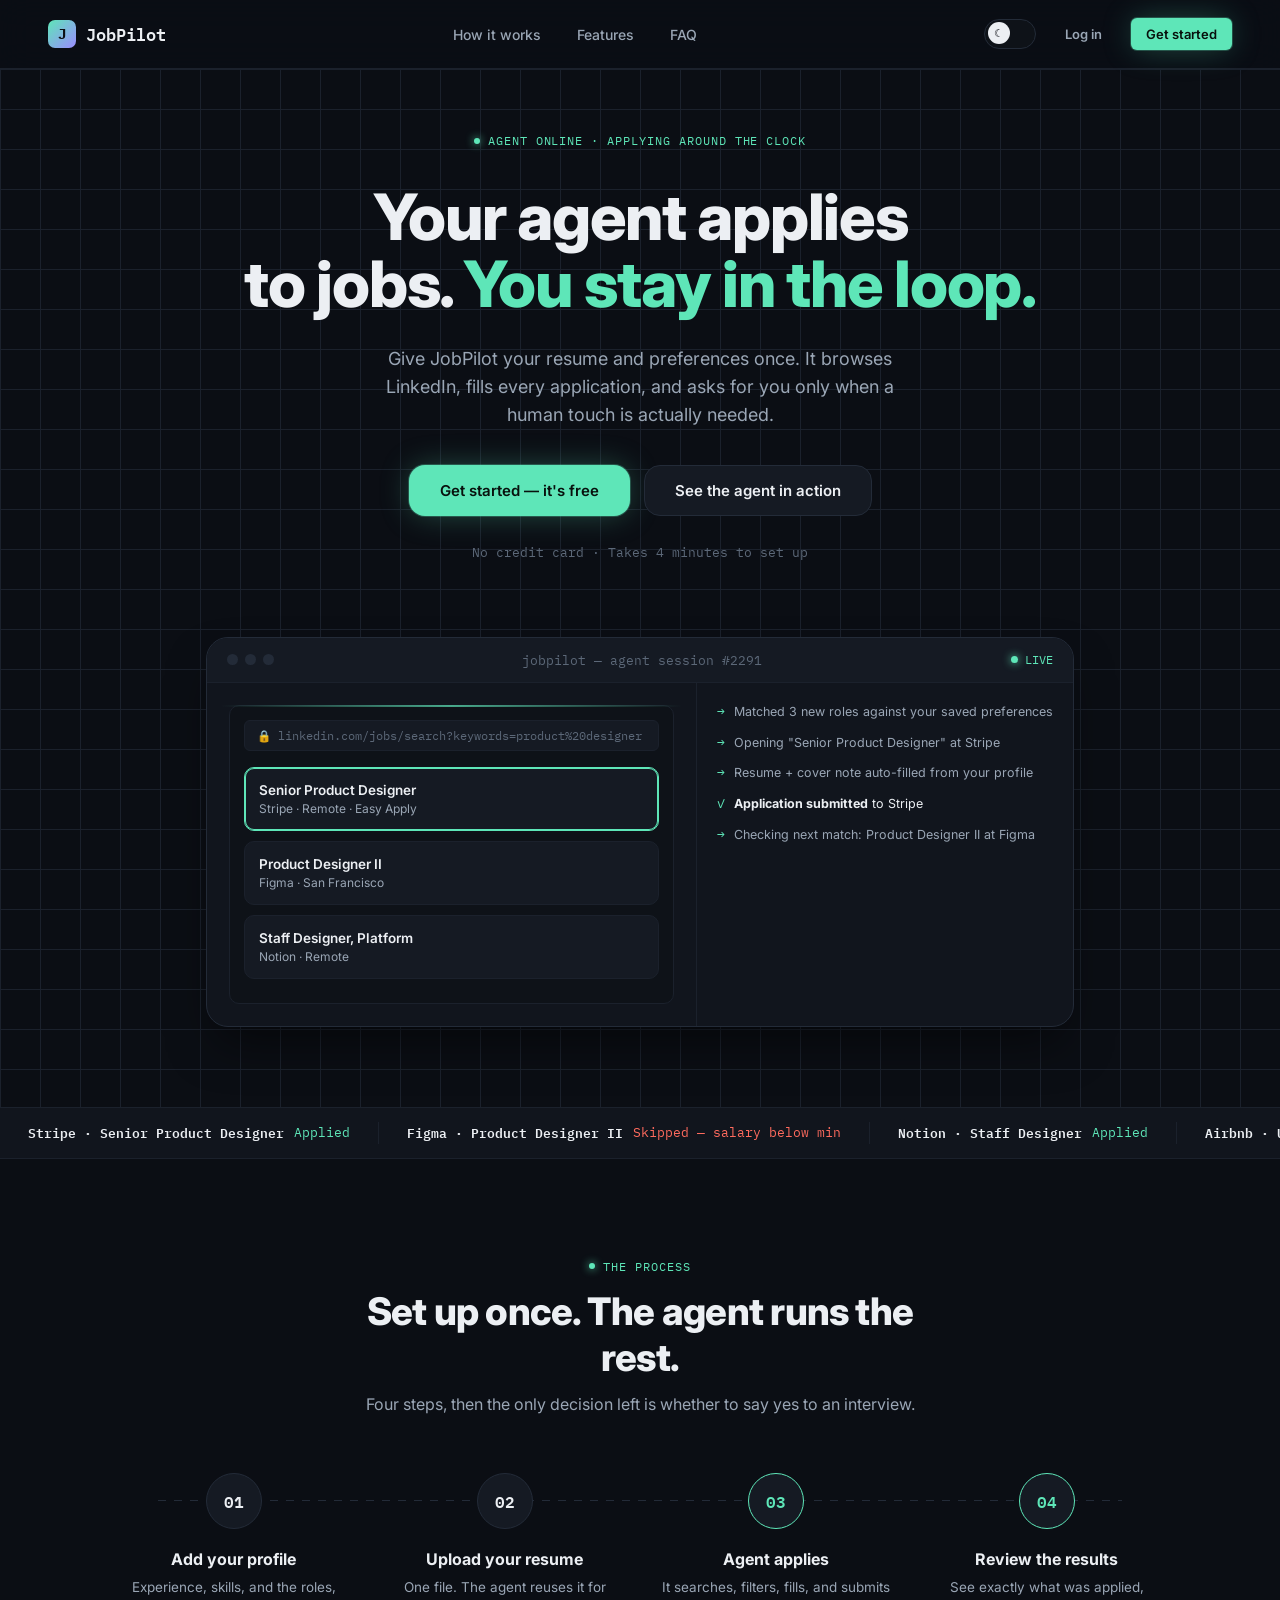
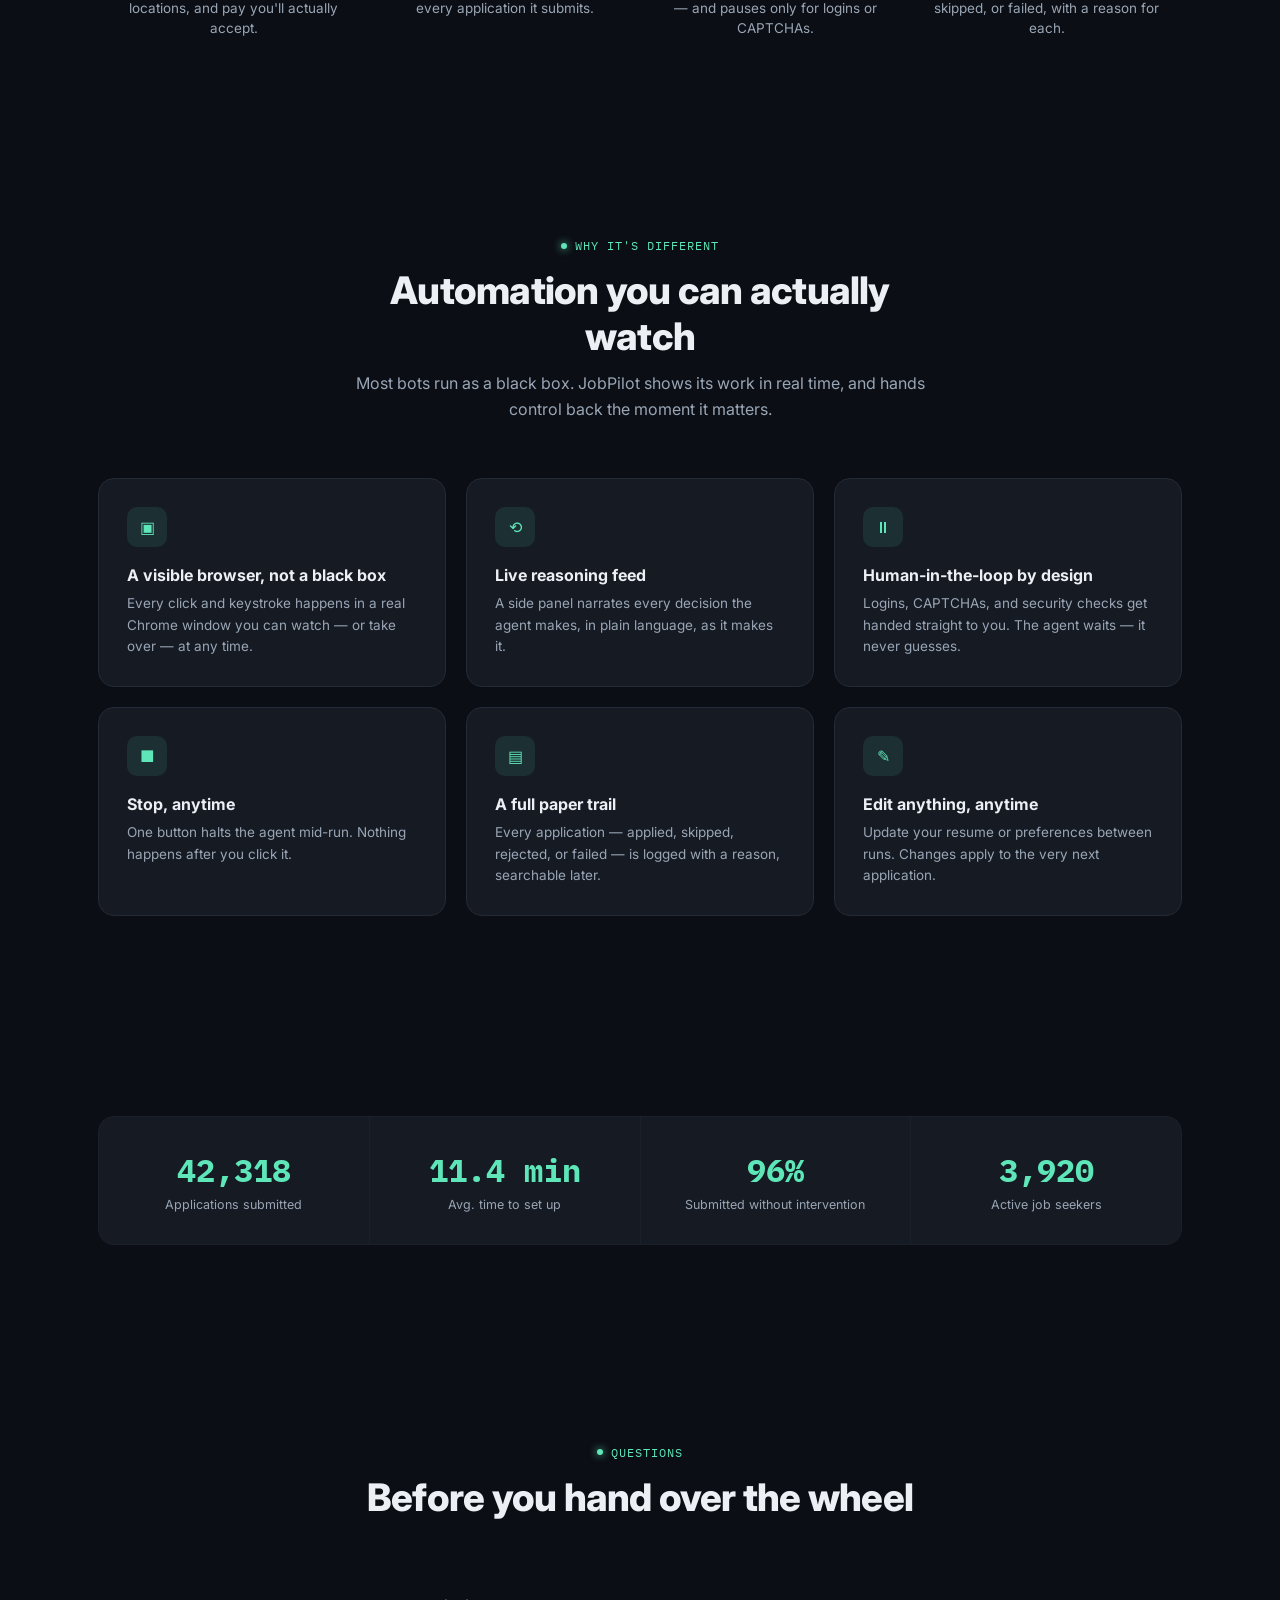
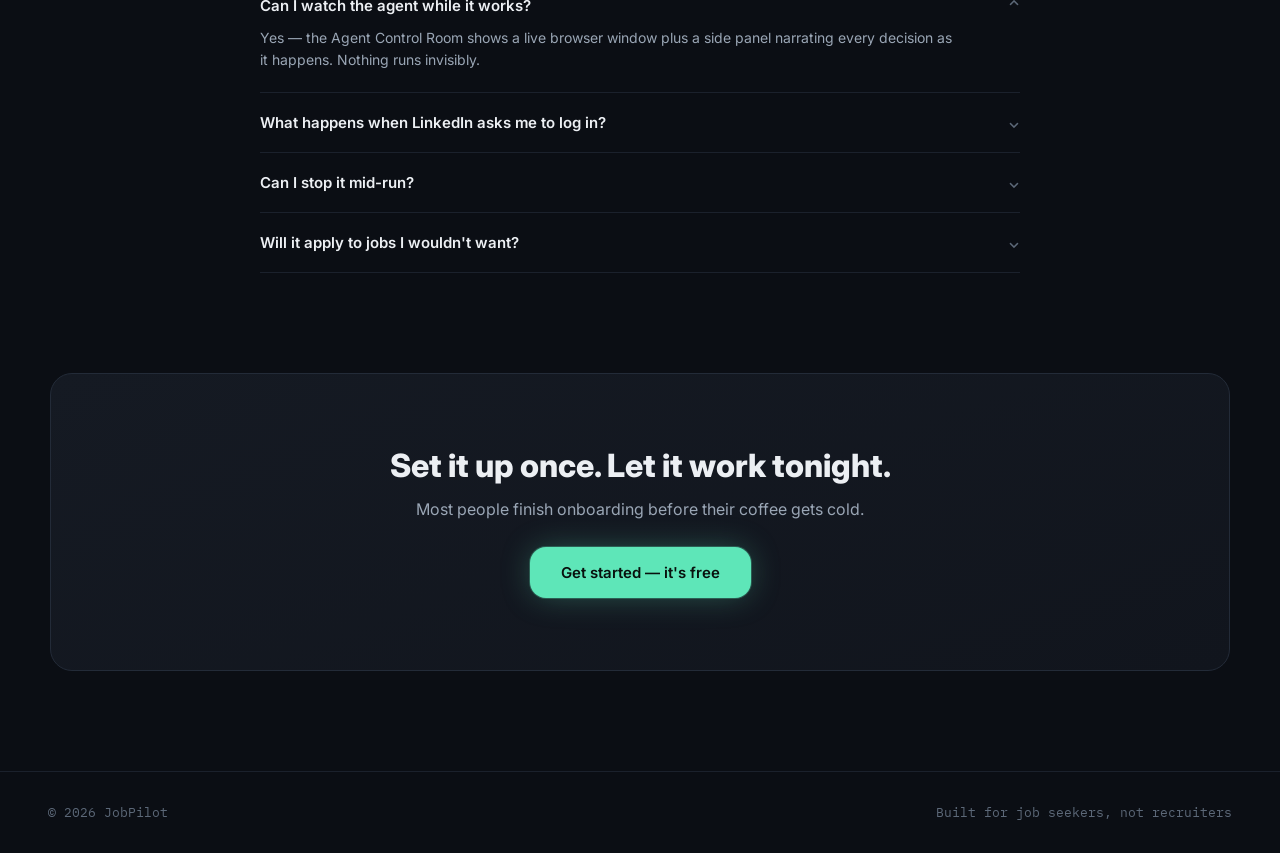
<file: demo-ui/index.html>
<!DOCTYPE html>
<html lang="en" data-theme="dark">
<head>
<meta charset="UTF-8">
<meta name="viewport" content="width=device-width, initial-scale=1.0">
<title>JobPilot — Your agent applies. You stay in control.</title>
<link rel="stylesheet" href="styles.css">
<style>
  .hero{
    position: relative;
    padding: 64px 48px 0;
    overflow: hidden;
  }
  .hero-inner{
    max-width: 1180px; margin: 0 auto;
    display: grid; grid-template-columns: 1fr; gap: 28px;
    padding-bottom: 80px;
  }
  .hero-kicker{ display:flex; justify-content:center; margin-bottom: 8px;}
  .hero h1{
    font-size: 64px; line-height: 1.04; font-weight: 800;
    text-align: center; letter-spacing: -0.02em;
    max-width: 880px; margin: 0 auto;
  }
  .hero h1 .accent{ color: var(--mint); }
  .hero p.sub{
    text-align: center; font-size: 18px; color: var(--text-dim);
    max-width: 560px; margin: 0 auto; line-height: 1.55;
  }
  .hero-ctas{ display:flex; gap: 14px; justify-content:center; margin-top: 8px; }
  .hero-note{ text-align:center; font-size: 13px; color: var(--text-faint); font-family: var(--font-mono); }

  /* the signature element: a live mock console window showing the agent's reasoning feed,
     framed like a real control terminal. This IS the thesis of the product. */
  .console-frame{
    max-width: 920px; margin: 48px auto 0;
    border-radius: var(--radius-xl);
    border: 1px solid var(--border);
    background: var(--bg-raised);
    box-shadow: var(--shadow-lg);
    overflow: hidden;
  }
  .console-bar{
    display:flex; align-items:center; justify-content: space-between;
    padding: 14px 20px;
    border-bottom: 1px solid var(--border-soft);
    background: var(--bg-panel);
  }
  .console-dots{ display:flex; gap:7px; }
  .console-dots span{ width:11px; height:11px; border-radius:50%; background: var(--border); }
  .console-title{ font-family: var(--font-mono); font-size: 12.5px; color: var(--text-faint); }
  .console-live{ display:flex; align-items:center; gap:7px; font-family: var(--font-mono); font-size: 12px; color: var(--mint); }
  .console-live .dot{ width:7px; height:7px; border-radius:50%; background: var(--mint); box-shadow: 0 0 8px var(--mint); animation: pulse 1.6s infinite; }
  @keyframes pulse{ 0%,100%{opacity:1;} 50%{opacity:0.35;} }

  .console-body{ display:grid; grid-template-columns: 1.3fr 1fr; min-height: 320px; }
  .console-browser{
    border-right: 1px solid var(--border-soft);
    padding: 22px; position: relative;
  }
  .browser-chrome{
    background: var(--bg-inset); border: 1px solid var(--border-soft); border-radius: 10px;
    height: 100%; padding: 14px;
  }
  .browser-url{
    font-family: var(--font-mono); font-size: 11.5px; color: var(--text-faint);
    background: var(--bg-panel); border-radius: 6px; padding: 7px 12px; margin-bottom: 16px;
    border: 1px solid var(--border-soft);
  }
  .job-card-mini{
    background: var(--bg-panel); border: 1px solid var(--border-soft); border-radius: 10px;
    padding: 14px; margin-bottom: 10px;
  }
  .job-card-mini .jt{ font-size: 13.5px; font-weight: 600; margin-bottom: 3px;}
  .job-card-mini .jc{ font-size: 12px; color: var(--text-dim); }
  .job-card-mini.active{ border-color: var(--mint); box-shadow: 0 0 0 1px var(--mint) inset; }
  .scan-line{
    position:absolute; left:14px; right:14px; height: 2px; background: linear-gradient(90deg, transparent, var(--mint), transparent);
    animation: scan 2.4s ease-in-out infinite; opacity: 0.7;
  }
  @keyframes scan{ 0%{ top: 60px; } 50%{ top: 200px;} 100%{ top: 60px; } }

  .console-reasoning{ padding: 20px; display:flex; flex-direction:column; gap: 12px; }
  .reasoning-line{ display:flex; gap: 10px; font-size: 12.5px; }
  .reasoning-line .tag{ font-family: var(--font-mono); color: var(--text-faint); flex-shrink:0; }
  .reasoning-line .txt{ color: var(--text-dim); line-height: 1.5; }
  .reasoning-line.success .txt{ color: var(--text); }
  .reasoning-line .ic{ color: var(--mint); }

  /* sections */
  section{ padding: 100px 48px; max-width: 1180px; margin: 0 auto; }
  .section-head{ text-align:center; max-width: 600px; margin: 0 auto 56px; }
  .section-head h2{ font-size: 38px; font-weight: 800; letter-spacing: -0.02em; margin-top: 14px; }
  .section-head p{ color: var(--text-dim); font-size: 16px; margin-top: 12px; line-height: 1.6; }
  .section-head .eyebrow{ justify-content:center; }

  .flow{ display:grid; grid-template-columns: repeat(4,1fr); gap: 0; position: relative; }
  .flow::before{
    content:''; position:absolute; top: 27px; left: 60px; right: 60px; height: 1px;
    background: repeating-linear-gradient(90deg, var(--border) 0 8px, transparent 8px 16px);
  }
  .flow-step{ text-align:center; padding: 0 16px; position: relative; }
  .flow-num{
    width: 56px; height: 56px; border-radius: 50%;
    background: var(--bg-panel); border: 1px solid var(--border);
    display:flex; align-items:center; justify-content:center;
    font-family: var(--font-mono); font-weight: 600; font-size: 16px;
    margin: 0 auto 20px; position: relative; z-index: 2;
  }
  .flow-step:nth-child(3) .flow-num, .flow-step:nth-child(4) .flow-num{ color: var(--mint); border-color: var(--mint); }
  .flow-step h3{ font-size: 16px; font-weight: 700; margin-bottom: 8px; }
  .flow-step p{ font-size: 13.5px; color: var(--text-dim); line-height: 1.5; }

  .feature-grid{ display:grid; grid-template-columns: repeat(3,1fr); gap: 20px; }
  .feature-card{ padding: 28px; }
  .feature-card .ic-box{
    width: 40px; height:40px; border-radius: 10px; background: var(--mint-bg);
    display:flex; align-items:center; justify-content:center; margin-bottom: 18px; color: var(--mint);
  }
  .feature-card h3{ font-size: 16px; font-weight: 700; margin-bottom: 8px; }
  .feature-card p{ font-size: 13.5px; color: var(--text-dim); line-height: 1.6; }

  .stats-strip{
    display:grid; grid-template-columns: repeat(4,1fr); gap: 1px;
    background: var(--border-soft); border-radius: var(--radius-lg); overflow:hidden;
    border: 1px solid var(--border-soft);
  }
  .stat-cell{ background: var(--bg-panel); padding: 32px 24px; text-align:center; }
  .stat-cell .num{ font-family: var(--font-mono); font-size: 32px; font-weight: 700; color: var(--mint); }
  .stat-cell .lab{ font-size: 12.5px; color: var(--text-dim); margin-top: 6px; }

  .faq-item{ border-bottom: 1px solid var(--border-soft); padding: 20px 0; }
  .faq-q{ display:flex; justify-content:space-between; align-items:center; cursor:pointer; font-weight:600; font-size:15px; }
  .faq-a{ font-size: 14px; color: var(--text-dim); line-height: 1.6; margin-top: 12px; display:none; max-width: 700px; }
  .faq-item.open .faq-a{ display:block; }
  .faq-item.open .faq-q .chev{ transform: rotate(180deg); }
  .faq-q .chev{ transition: transform 0.2s; color: var(--text-faint); }

  .cta-band{
    text-align:center; padding: 72px 48px; border-radius: var(--radius-xl);
    background: linear-gradient(160deg, var(--bg-panel), var(--bg-raised));
    border: 1px solid var(--border);
    max-width: 1180px; margin: 0 auto 100px;
  }
  .cta-band h2{ font-size: 32px; font-weight: 800; margin-bottom: 14px;}
  .cta-band p{ color: var(--text-dim); margin-bottom: 28px; }

  footer{ border-top: 1px solid var(--border-soft); padding: 32px 48px; display:flex; justify-content:space-between; align-items:center; font-size: 13px; color: var(--text-faint); font-family: var(--font-mono); }

  @media (max-width: 900px){
    .hero h1{ font-size: 38px; }
    .console-body{ grid-template-columns: 1fr; }
    .flow, .feature-grid, .stats-strip{ grid-template-columns: 1fr 1fr; }
    section{ padding: 64px 24px; }
    .navbar{ padding: 16px 20px; }
    .nav-links{ display:none; }
  }
</style>
</head>
<body>

<nav class="navbar">
  <div class="logo"><div class="logo-mark">J</div>JobPilot</div>
  <div class="nav-links">
    <a href="#how">How it works</a>
    <a href="#features">Features</a>
    <a href="#faq">FAQ</a>
  </div>
  <div class="nav-actions">
    <div class="theme-toggle" id="themeToggle"></div>
    <a href="auth.html" class="btn btn-ghost btn-sm">Log in</a>
    <a href="auth.html" class="btn btn-primary btn-sm">Get started</a>
  </div>
</nav>

<div class="hero grid-texture">
  <div class="hero-inner">
    <div class="hero-kicker"><span class="eyebrow">Agent online · applying around the clock</span></div>
    <h1>Your agent applies<br>to jobs. <span class="accent">You stay in the loop.</span></h1>
    <p class="sub">Give JobPilot your resume and preferences once. It browses LinkedIn, fills every application, and asks for you only when a human touch is actually needed.</p>
    <div class="hero-ctas">
      <a href="auth.html" class="btn btn-primary btn-lg">Get started — it's free</a>
      <a href="agent.html" class="btn btn-secondary btn-lg">See the agent in action</a>
    </div>
    <div class="hero-note">No credit card · Takes 4 minutes to set up</div>

    <!-- SIGNATURE ELEMENT: live console mock -->
    <div class="console-frame">
      <div class="console-bar">
        <div class="console-dots"><span></span><span></span><span></span></div>
        <div class="console-title">jobpilot — agent session #2291</div>
        <div class="console-live"><span class="dot"></span>LIVE</div>
      </div>
      <div class="console-body">
        <div class="console-browser">
          <div class="scan-line"></div>
          <div class="browser-chrome">
            <div class="browser-url">🔒 linkedin.com/jobs/search?keywords=product%20designer</div>
            <div class="job-card-mini active">
              <div class="jt">Senior Product Designer</div>
              <div class="jc">Stripe · Remote · Easy Apply</div>
            </div>
            <div class="job-card-mini">
              <div class="jt">Product Designer II</div>
              <div class="jc">Figma · San Francisco</div>
            </div>
            <div class="job-card-mini">
              <div class="jt">Staff Designer, Platform</div>
              <div class="jc">Notion · Remote</div>
            </div>
          </div>
        </div>
        <div class="console-reasoning">
          <div class="reasoning-line"><span class="tag ic mono">→</span><span class="txt">Matched 3 new roles against your saved preferences</span></div>
          <div class="reasoning-line"><span class="tag ic mono">→</span><span class="txt">Opening "Senior Product Designer" at Stripe</span></div>
          <div class="reasoning-line"><span class="tag ic mono">→</span><span class="txt">Resume + cover note auto-filled from your profile</span></div>
          <div class="reasoning-line success"><span class="tag ic mono">✓</span><span class="txt"><b>Application submitted</b> to Stripe</span></div>
          <div class="reasoning-line"><span class="tag ic mono">→</span><span class="txt">Checking next match: Product Designer II at Figma</span></div>
        </div>
      </div>
    </div>
  </div>
</div>

<div class="ticker-strip">
  <div class="ticker-track" id="tickerTrack"></div>
</div>

<section id="how">
  <div class="section-head">
    <span class="eyebrow">The process</span>
    <h2>Set up once. The agent runs the rest.</h2>
    <p>Four steps, then the only decision left is whether to say yes to an interview.</p>
  </div>
  <div class="flow">
    <div class="flow-step">
      <div class="flow-num">01</div>
      <h3>Add your profile</h3>
      <p>Experience, skills, and the roles, locations, and pay you'll actually accept.</p>
    </div>
    <div class="flow-step">
      <div class="flow-num">02</div>
      <h3>Upload your resume</h3>
      <p>One file. The agent reuses it for every application it submits.</p>
    </div>
    <div class="flow-step">
      <div class="flow-num">03</div>
      <h3>Agent applies</h3>
      <p>It searches, filters, fills, and submits — and pauses only for logins or CAPTCHAs.</p>
    </div>
    <div class="flow-step">
      <div class="flow-num">04</div>
      <h3>Review the results</h3>
      <p>See exactly what was applied, skipped, or failed, with a reason for each.</p>
    </div>
  </div>
</section>

<section id="features">
  <div class="section-head">
    <span class="eyebrow">Why it's different</span>
    <h2>Automation you can actually watch</h2>
    <p>Most bots run as a black box. JobPilot shows its work in real time, and hands control back the moment it matters.</p>
  </div>
  <div class="feature-grid">
    <div class="panel feature-card">
      <div class="ic-box">▣</div>
      <h3>A visible browser, not a black box</h3>
      <p>Every click and keystroke happens in a real Chrome window you can watch — or take over — at any time.</p>
    </div>
    <div class="panel feature-card">
      <div class="ic-box">⟲</div>
      <h3>Live reasoning feed</h3>
      <p>A side panel narrates every decision the agent makes, in plain language, as it makes it.</p>
    </div>
    <div class="panel feature-card">
      <div class="ic-box">⏸</div>
      <h3>Human-in-the-loop by design</h3>
      <p>Logins, CAPTCHAs, and security checks get handed straight to you. The agent waits — it never guesses.</p>
    </div>
    <div class="panel feature-card">
      <div class="ic-box">■</div>
      <h3>Stop, anytime</h3>
      <p>One button halts the agent mid-run. Nothing happens after you click it.</p>
    </div>
    <div class="panel feature-card">
      <div class="ic-box">▤</div>
      <h3>A full paper trail</h3>
      <p>Every application — applied, skipped, rejected, or failed — is logged with a reason, searchable later.</p>
    </div>
    <div class="panel feature-card">
      <div class="ic-box">✎</div>
      <h3>Edit anything, anytime</h3>
      <p>Update your resume or preferences between runs. Changes apply to the very next application.</p>
    </div>
  </div>
</section>

<section>
  <div class="stats-strip">
    <div class="stat-cell"><div class="num">42,318</div><div class="lab">Applications submitted</div></div>
    <div class="stat-cell"><div class="num">11.4 min</div><div class="lab">Avg. time to set up</div></div>
    <div class="stat-cell"><div class="num">96%</div><div class="lab">Submitted without intervention</div></div>
    <div class="stat-cell"><div class="num">3,920</div><div class="lab">Active job seekers</div></div>
  </div>
</section>

<section id="faq">
  <div class="section-head">
    <span class="eyebrow">Questions</span>
    <h2>Before you hand over the wheel</h2>
  </div>
  <div style="max-width:760px;margin:0 auto;">
    <div class="faq-item open">
      <div class="faq-q">Can I watch the agent while it works? <span class="chev">⌄</span></div>
      <div class="faq-a">Yes — the Agent Control Room shows a live browser window plus a side panel narrating every decision as it happens. Nothing runs invisibly.</div>
    </div>
    <div class="faq-item">
      <div class="faq-q">What happens when LinkedIn asks me to log in? <span class="chev">⌄</span></div>
      <div class="faq-a">The agent pauses and hands control to you directly inside the same window. Once you've logged in, it picks up exactly where it left off.</div>
    </div>
    <div class="faq-item">
      <div class="faq-q">Can I stop it mid-run? <span class="chev">⌄</span></div>
      <div class="faq-a">Always. The stop control is visible on every screen of the Control Room and takes effect immediately.</div>
    </div>
    <div class="faq-item">
      <div class="faq-q">Will it apply to jobs I wouldn't want? <span class="chev">⌄</span></div>
      <div class="faq-a">No — it only applies within the role, location, and salary preferences you set, and skips anything outside that range with a logged reason.</div>
    </div>
  </div>
</section>

<div class="cta-band">
  <h2>Set it up once. Let it work tonight.</h2>
  <p>Most people finish onboarding before their coffee gets cold.</p>
  <a href="auth.html" class="btn btn-primary btn-lg">Get started — it's free</a>
</div>

<footer>
  <span>© 2026 JobPilot</span>
  <span>Built for job seekers, not recruiters</span>
</footer>

<script>
  // theme toggle persistence
  const root = document.documentElement;
  const saved = localStorage.getItem('jp-theme');
  if(saved) root.setAttribute('data-theme', saved);
  document.getElementById('themeToggle').addEventListener('click', ()=>{
    const cur = root.getAttribute('data-theme');
    const next = cur === 'light' ? 'dark' : 'light';
    root.setAttribute('data-theme', next);
    localStorage.setItem('jp-theme', next);
  });

  // faq accordion
  document.querySelectorAll('.faq-item').forEach(item=>{
    item.querySelector('.faq-q').addEventListener('click', ()=>{
      item.classList.toggle('open');
    });
  });

  // ticker content (signature element), duplicated for seamless loop
  const tickerData = [
    {label:'Stripe · Senior Product Designer', status:'Applied', up:true},
    {label:'Figma · Product Designer II', status:'Skipped — salary below min', up:false},
    {label:'Notion · Staff Designer', status:'Applied', up:true},
    {label:'Airbnb · UX Researcher', status:'Failed — form error', up:false},
    {label:'Ramp · Brand Designer', status:'Applied', up:true},
    {label:'Linear · Product Designer', status:'Rejected by company', up:false},
  ];
  const track = document.getElementById('tickerTrack');
  function buildTicker(){
    let html = '';
    for(let r=0;r<2;r++){
      tickerData.forEach(t=>{
        html += `<div class="ticker-item ${t.up?'up':'down'}"><b>${t.label}</b> ${t.status}</div>`;
      });
    }
    track.innerHTML = html;
  }
  buildTicker();
</script>
</body>
</html>
</file>
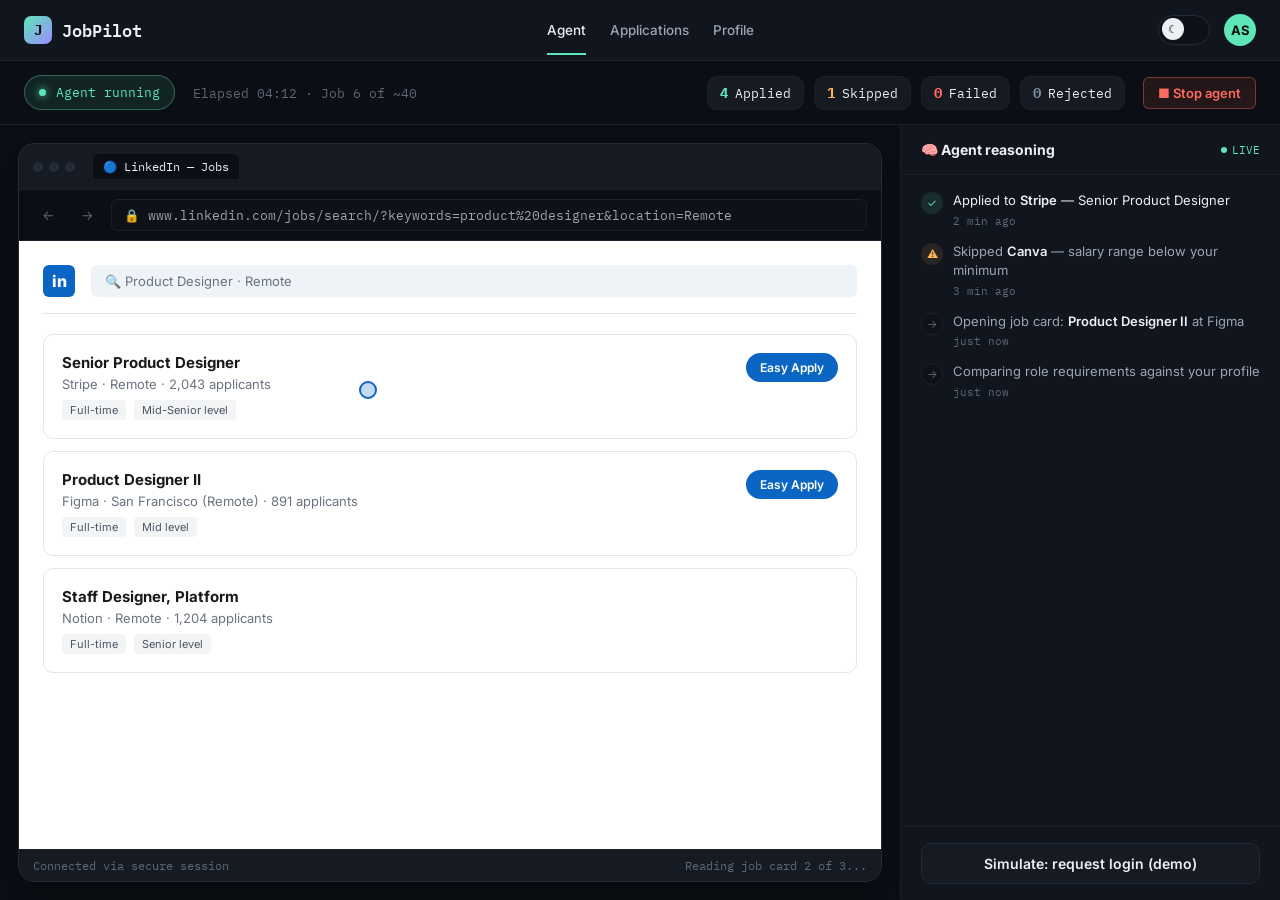
<file: demo-ui/agent.html>
<!DOCTYPE html>
<html lang="en" data-theme="dark">
<head>
<meta charset="UTF-8">
<meta name="viewport" content="width=device-width, initial-scale=1.0">
<title>Agent Control Room — JobPilot</title>
<link rel="stylesheet" href="styles.css">
<style>
  body{ height:100vh; overflow:hidden; display:flex; flex-direction:column; }
  .app-shell{ flex:1; display:flex; flex-direction:column; min-height:0; }

  /* top app nav, slimmer than marketing nav */
  .app-nav{
    display:flex; align-items:center; justify-content:space-between;
    padding: 14px 24px; border-bottom: 1px solid var(--border-soft);
    flex-shrink:0; background: var(--bg-raised);
  }
  .app-nav .nav-links{ gap:24px; }
  .app-nav .nav-links a{ font-size:13.5px; }
  .app-nav .nav-links a.active{ color: var(--text); position:relative; }
  .app-nav .nav-links a.active::after{ content:''; position:absolute; left:0; right:0; bottom:-17px; height:2px; background: var(--mint); }

  /* control bar: run state + stats + stop */
  .control-bar{
    display:flex; align-items:center; gap: 18px;
    padding: 14px 24px; border-bottom: 1px solid var(--border-soft);
    background: var(--bg);
    flex-shrink:0;
  }
  .run-status{
    display:flex; align-items:center; gap:10px;
    font-family: var(--font-mono); font-size: 13px; color: var(--mint);
    background: var(--mint-bg); border: 1px solid color-mix(in srgb, var(--mint) 35%, transparent);
    padding: 8px 14px; border-radius: 20px;
  }
  .run-status .dot{ width:7px;height:7px;border-radius:50%; background:var(--mint); animation: pulse 1.6s infinite; box-shadow: 0 0 8px var(--mint); }
  @keyframes pulse{ 0%,100%{opacity:1;} 50%{opacity:0.3;} }
  .run-elapsed{ font-family: var(--font-mono); font-size: 12.5px; color: var(--text-faint); }

  .stat-pills{ display:flex; gap: 10px; margin-left:auto; }
  .stat-pill{
    display:flex; align-items:center; gap: 7px;
    font-family: var(--font-mono); font-size: 12.5px;
    padding: 7px 12px; border-radius: var(--radius-md);
    background: var(--bg-panel); border: 1px solid var(--border-soft);
  }
  .stat-pill .n{ font-weight:700; font-size:14px; }
  .stat-pill.applied .n{ color: var(--mint); }
  .stat-pill.skipped .n{ color: var(--amber); }
  .stat-pill.failed .n{ color: var(--coral); }
  .stat-pill.rejected .n{ color: var(--slate); }

  .control-bar .spacer{ flex:1; }

  /* main split */
  .main-split{ flex:1; display:grid; grid-template-columns: 1fr 380px; min-height:0; }

  /* browser pane */
  .browser-pane{ display:flex; flex-direction:column; padding: 18px; min-height:0; }
  .browser-window{
    flex:1; display:flex; flex-direction:column; border-radius: var(--radius-lg);
    border: 1px solid var(--border); overflow:hidden; background: var(--bg-raised);
    box-shadow: var(--shadow-md); min-height:0; position:relative;
  }
  .browser-chrome-bar{
    display:flex; align-items:center; gap:10px; padding: 10px 14px;
    border-bottom: 1px solid var(--border-soft); background: var(--bg-panel); flex-shrink:0;
  }
  .browser-dots{ display:flex; gap:6px; }
  .browser-dots span{ width:10px;height:10px;border-radius:50%; background: var(--border); }
  .browser-tabs{ display:flex; gap:6px; margin-left: 8px; }
  .browser-tab{
    font-size:11.5px; padding:5px 10px; border-radius:6px 6px 0 0; background: var(--bg-inset);
    color: var(--text-dim); display:flex; align-items:center; gap:6px; font-family: var(--font-mono);
  }
  .browser-tab.active{ background: var(--bg); color: var(--text); }
  .browser-addressbar{
    display:flex; align-items:center; gap:8px; padding: 8px 14px;
    background: var(--bg); border-bottom: 1px solid var(--border-soft); flex-shrink:0;
  }
  .browser-addressbar .url-box{
    flex:1; font-family: var(--font-mono); font-size: 12.5px; color: var(--text-dim);
    background: var(--bg-inset); border: 1px solid var(--border-soft); border-radius:7px; padding: 7px 12px;
    display:flex; align-items:center; gap:8px;
  }
  .browser-viewport{
    flex:1; background: #fff; position:relative; overflow:hidden; min-height:0;
  }
  [data-theme="light"] .browser-viewport{ background: #fff; }

  /* mock linkedin-style page inside viewport */
  .li-mock{ padding: 24px; font-family: 'Inter', sans-serif; color: #1a1a1a; height:100%; overflow:auto; }
  .li-topbar{ display:flex; align-items:center; gap:16px; padding-bottom:16px; border-bottom:1px solid #e5e5e5; margin-bottom:20px; }
  .li-logo{ width:32px;height:32px;border-radius:6px; background:#0a66c2; color:#fff; display:flex;align-items:center;justify-content:center; font-weight:800; font-size:16px; }
  .li-search{ flex:1; background:#eef3f8; border-radius:6px; padding:8px 14px; font-size:13px; color:#6b7280; }
  .li-job-card{ border:1px solid #e5e5e5; border-radius:10px; padding:18px; margin-bottom:12px; transition: all 0.3s; position:relative; }
  .li-job-card.targeting{ border-color:#0a66c2; box-shadow: 0 0 0 3px rgba(10,102,194,0.12); }
  .li-job-card h4{ font-size:15px; margin-bottom:4px; }
  .li-job-card .co{ font-size:13px; color:#6b7280; margin-bottom:8px; }
  .li-job-card .tags{ display:flex; gap:8px; }
  .li-job-card .tag{ font-size:11px; background:#f3f4f6; color:#4b5563; padding:3px 8px; border-radius:4px; }
  .li-easy-apply{ position:absolute; top:18px; right:18px; background:#0a66c2; color:#fff; font-size:12px; font-weight:600; padding:7px 14px; border-radius:18px; }

  .cursor-dot{
    position:absolute; width:18px; height:18px; border-radius:50%;
    background: rgba(10,102,194,0.25); border: 2px solid #0a66c2;
    pointer-events:none; transition: all 0.6s cubic-bezier(.4,0,.2,1); z-index:10;
  }

  .browser-statusbar{
    padding: 8px 14px; border-top:1px solid var(--border-soft); background: var(--bg-panel);
    font-family: var(--font-mono); font-size: 11.5px; color: var(--text-faint); flex-shrink:0;
    display:flex; justify-content:space-between;
  }

  /* reasoning side panel */
  .reasoning-panel{
    border-left: 1px solid var(--border-soft); display:flex; flex-direction:column; min-height:0; background: var(--bg-raised);
  }
  .reasoning-head{
    padding: 16px 20px; border-bottom: 1px solid var(--border-soft); flex-shrink:0;
    display:flex; align-items:center; justify-content:space-between;
  }
  .reasoning-head h3{ font-size: 14px; font-weight:700; display:flex; align-items:center; gap:8px; }
  .reasoning-head .live-tag{ font-family: var(--font-mono); font-size:10.5px; color: var(--mint); display:flex; align-items:center; gap:5px; }
  .reasoning-head .live-tag .d{ width:6px;height:6px;border-radius:50%; background:var(--mint); animation:pulse 1.6s infinite; }

  .reasoning-feed{ flex:1; overflow-y:auto; padding: 16px 20px; display:flex; flex-direction:column; gap: 14px; }
  .feed-entry{ display:flex; gap: 10px; animation: fadeIn 0.4s ease; }
  @keyframes fadeIn{ from{opacity:0; transform:translateY(4px);} to{opacity:1;transform:translateY(0);} }
  .feed-entry .ic{
    width: 22px; height:22px; border-radius:50%; flex-shrink:0; margin-top:1px;
    display:flex; align-items:center; justify-content:center; font-size:11px;
    background: var(--bg-inset); border: 1px solid var(--border-soft); color: var(--text-faint);
  }
  .feed-entry.success .ic{ background: var(--mint-bg); color: var(--mint); border-color: transparent; }
  .feed-entry.warn .ic{ background: var(--amber-bg); color: var(--amber); border-color: transparent; }
  .feed-entry.fail .ic{ background: var(--coral-bg); color: var(--coral); border-color: transparent; }
  .feed-entry .body{ flex:1; }
  .feed-entry .txt{ font-size: 13px; line-height: 1.5; color: var(--text-dim); }
  .feed-entry.success .txt, .feed-entry.fail .txt{ color: var(--text); }
  .feed-entry .txt b{ font-weight:600; color: var(--text); }
  .feed-entry .time{ font-family: var(--font-mono); font-size: 11px; color: var(--text-faint); margin-top: 3px; }

  .reasoning-footer{ padding: 16px 20px; border-top: 1px solid var(--border-soft); flex-shrink:0; }

  /* human in the loop modal */
  .hitl-overlay{
    position:absolute; inset:0; background: rgba(10,12,16,0.78); backdrop-filter: blur(6px);
    display:none; align-items:center; justify-content:center; z-index: 20; border-radius: var(--radius-lg);
  }
  .hitl-overlay.show{ display:flex; }
  .hitl-card{
    background: var(--bg-panel); border: 1px solid var(--border); border-radius: var(--radius-lg);
    padding: 32px; max-width: 380px; text-align:center; box-shadow: var(--shadow-lg);
  }
  .hitl-card .ic{ width:48px;height:48px;border-radius:50%; background: var(--amber-bg); color:var(--amber); display:flex;align-items:center;justify-content:center; font-size:22px; margin:0 auto 18px; }
  .hitl-card h3{ font-size:17px; font-weight:700; margin-bottom:10px; }
  .hitl-card p{ font-size: 13.5px; color: var(--text-dim); line-height:1.6; margin-bottom: 22px; }

  /* stop confirm modal */
  .modal-overlay{
    position:fixed; inset:0; background: rgba(10,12,16,0.6); backdrop-filter: blur(4px);
    display:none; align-items:center; justify-content:center; z-index:100;
  }
  .modal-overlay.show{ display:flex; }
  .modal-card{ background: var(--bg-panel); border:1px solid var(--border); border-radius: var(--radius-lg); padding:28px; max-width: 360px; box-shadow: var(--shadow-lg); }
  .modal-card h3{ font-size:16px; font-weight:700; margin-bottom:10px; }
  .modal-card p{ font-size:13.5px; color:var(--text-dim); line-height:1.55; margin-bottom:22px; }
  .modal-actions{ display:flex; gap:10px; justify-content:flex-end; }
</style>
</head>
<body>

<div class="app-shell">
  <nav class="app-nav">
    <div class="logo"><div class="logo-mark">J</div>JobPilot</div>
    <div class="nav-links">
      <a href="agent.html" class="active">Agent</a>
      <a href="applications.html">Applications</a>
      <a href="profile.html">Profile</a>
    </div>
    <div class="nav-actions">
      <div class="theme-toggle" id="themeToggle"></div>
      <div style="width:32px;height:32px;border-radius:50%;background:var(--mint);color:#08110D;display:flex;align-items:center;justify-content:center;font-weight:700;font-size:13px;">AS</div>
    </div>
  </nav>

  <div class="control-bar">
    <div class="run-status"><span class="dot"></span>Agent running</div>
    <div class="run-elapsed">Elapsed 04:12 · Job 6 of ~40</div>
    <div class="spacer"></div>
    <div class="stat-pills">
      <div class="stat-pill applied"><span class="n" id="statApplied">4</span>Applied</div>
      <div class="stat-pill skipped"><span class="n" id="statSkipped">1</span>Skipped</div>
      <div class="stat-pill failed"><span class="n" id="statFailed">0</span>Failed</div>
      <div class="stat-pill rejected"><span class="n" id="statRejected">0</span>Rejected</div>
    </div>
    <button class="btn btn-danger btn-sm" onclick="showStopModal()">■ Stop agent</button>
  </div>

  <div class="main-split">
    <div class="browser-pane">
      <div class="browser-window" id="browserWindow">
        <div class="browser-chrome-bar">
          <div class="browser-dots"><span></span><span></span><span></span></div>
          <div class="browser-tabs"><div class="browser-tab active">🔵 LinkedIn — Jobs</div></div>
        </div>
        <div class="browser-addressbar">
          <button class="btn-icon" style="background:none;border:none;color:var(--text-faint);">←</button>
          <button class="btn-icon" style="background:none;border:none;color:var(--text-faint);">→</button>
          <div class="url-box">🔒 www.linkedin.com/jobs/search/?keywords=product%20designer&location=Remote</div>
        </div>
        <div class="browser-viewport">
          <div class="li-mock">
            <div class="li-topbar">
              <div class="li-logo">in</div>
              <div class="li-search">🔍 Product Designer · Remote</div>
            </div>
            <div class="li-job-card" id="jobCard1">
              <div class="li-easy-apply">Easy Apply</div>
              <h4>Senior Product Designer</h4>
              <div class="co">Stripe · Remote · 2,043 applicants</div>
              <div class="tags"><span class="tag">Full-time</span><span class="tag">Mid-Senior level</span></div>
            </div>
            <div class="li-job-card" id="jobCard2">
              <div class="li-easy-apply">Easy Apply</div>
              <h4>Product Designer II</h4>
              <div class="co">Figma · San Francisco (Remote) · 891 applicants</div>
              <div class="tags"><span class="tag">Full-time</span><span class="tag">Mid level</span></div>
            </div>
            <div class="li-job-card" id="jobCard3">
              <h4>Staff Designer, Platform</h4>
              <div class="co">Notion · Remote · 1,204 applicants</div>
              <div class="tags"><span class="tag">Full-time</span><span class="tag">Senior level</span></div>
            </div>
          </div>
          <div class="cursor-dot" id="cursorDot" style="top:140px;left:340px;"></div>
        </div>
        <div class="browser-statusbar">
          <span>Connected via secure session</span>
          <span id="statusRight">Reading job card 2 of 3...</span>
        </div>

        <!-- HUMAN IN THE LOOP OVERLAY -->
        <div class="hitl-overlay" id="hitlOverlay">
          <div class="hitl-card">
            <div class="ic">⏸</div>
            <h3>We need you for a second</h3>
            <p>LinkedIn is asking for a login. Sign in below in the browser window, then let the agent know you're done — it'll pick up right where it left off.</p>
            <button class="btn btn-primary" style="width:100%;" onclick="resolveHitl()">I've logged in — continue</button>
          </div>
        </div>
      </div>
    </div>

    <div class="reasoning-panel">
      <div class="reasoning-head">
        <h3>🧠 Agent reasoning</h3>
        <span class="live-tag"><span class="d"></span>LIVE</span>
      </div>
      <div class="reasoning-feed" id="reasoningFeed">
        <div class="feed-entry success">
          <div class="ic">✓</div>
          <div class="body"><div class="txt">Applied to <b>Stripe</b> — Senior Product Designer</div><div class="time">2 min ago</div></div>
        </div>
        <div class="feed-entry warn">
          <div class="ic">⚠</div>
          <div class="body"><div class="txt">Skipped <b>Canva</b> — salary range below your minimum</div><div class="time">3 min ago</div></div>
        </div>
        <div class="feed-entry">
          <div class="ic">→</div>
          <div class="body"><div class="txt">Opening job card: <b>Product Designer II</b> at Figma</div><div class="time">just now</div></div>
        </div>
        <div class="feed-entry">
          <div class="ic">→</div>
          <div class="body"><div class="txt">Comparing role requirements against your profile</div><div class="time">just now</div></div>
        </div>
      </div>
      <div class="reasoning-footer">
        <button class="btn btn-secondary" style="width:100%;" onclick="simulateHitl()">Simulate: request login (demo)</button>
      </div>
    </div>
  </div>
</div>

<!-- STOP CONFIRM MODAL -->
<div class="modal-overlay" id="stopModal">
  <div class="modal-card">
    <h3>Stop the agent?</h3>
    <p>It's mid-application for "Product Designer II" at Figma. Stopping now leaves that one unsubmitted — everything already applied stays as is.</p>
    <div class="modal-actions">
      <button class="btn btn-ghost" onclick="hideStopModal()">Keep running</button>
      <button class="btn btn-danger" onclick="confirmStop()">Stop agent</button>
    </div>
  </div>
</div>

<script>
  const root = document.documentElement;
  const saved = localStorage.getItem('jp-theme');
  if(saved) root.setAttribute('data-theme', saved);
  document.getElementById('themeToggle').addEventListener('click', ()=>{
    const cur = root.getAttribute('data-theme');
    const next = cur === 'light' ? 'dark' : 'light';
    root.setAttribute('data-theme', next);
    localStorage.setItem('jp-theme', next);
  });

  function showStopModal(){ document.getElementById('stopModal').classList.add('show'); }
  function hideStopModal(){ document.getElementById('stopModal').classList.remove('show'); }
  function confirmStop(){
    hideStopModal();
    document.querySelector('.run-status').innerHTML = '<span class="dot" style="background:var(--coral);box-shadow:0 0 8px var(--coral);"></span>Agent stopped';
    document.querySelector('.run-status').style.color = 'var(--coral)';
    document.querySelector('.run-status').style.background = 'var(--coral-bg)';
    document.querySelector('.run-status').style.borderColor = 'transparent';
    setTimeout(()=>{ window.location.href = 'summary.html'; }, 900);
  }

  function simulateHitl(){ document.getElementById('hitlOverlay').classList.add('show'); }
  function resolveHitl(){ document.getElementById('hitlOverlay').classList.remove('show'); }

  // cursor animation across job cards to suggest live activity
  const positions = [
    {top: 130, left: 360},
    {top: 250, left: 380},
    {top: 360, left: 340},
  ];
  let pi = 0;
  setInterval(()=>{
    pi = (pi+1) % positions.length;
    const dot = document.getElementById('cursorDot');
    dot.style.top = positions[pi].top + 'px';
    dot.style.left = positions[pi].left + 'px';
  }, 2600);

  // live feed simulation
  const feedSamples = [
    {type:'', icon:'→', text:'Filling form field: <b>Years of experience</b>'},
    {type:'', icon:'→', text:'Attaching resume: Aanya_Sharma_Resume.pdf'},
    {type:'success', icon:'✓', text:'Applied to <b>Figma</b> — Product Designer II'},
    {type:'', icon:'→', text:'Opening next match: Staff Designer at Notion'},
    {type:'warn', icon:'⚠', text:'Skipped <b>Notion</b> — requires 8+ years, you have 6'},
  ];
  let fi = 0;
  const feedEl = document.getElementById('reasoningFeed');
  function pushFeed(){
    if(fi >= feedSamples.length) return;
    const s = feedSamples[fi];
    const div = document.createElement('div');
    div.className = 'feed-entry ' + s.type;
    div.innerHTML = `<div class="ic">${s.icon}</div><div class="body"><div class="txt">${s.text}</div><div class="time">just now</div></div>`;
    feedEl.appendChild(div);
    feedEl.scrollTop = feedEl.scrollHeight;
    if(s.type === 'success'){
      const el = document.getElementById('statApplied');
      el.textContent = parseInt(el.textContent) + 1;
    }
    if(s.type === 'warn'){
      const el = document.getElementById('statSkipped');
      el.textContent = parseInt(el.textContent) + 1;
    }
    fi++;
  }
  setInterval(pushFeed, 3200);
</script>
</body>
</html>
</file>
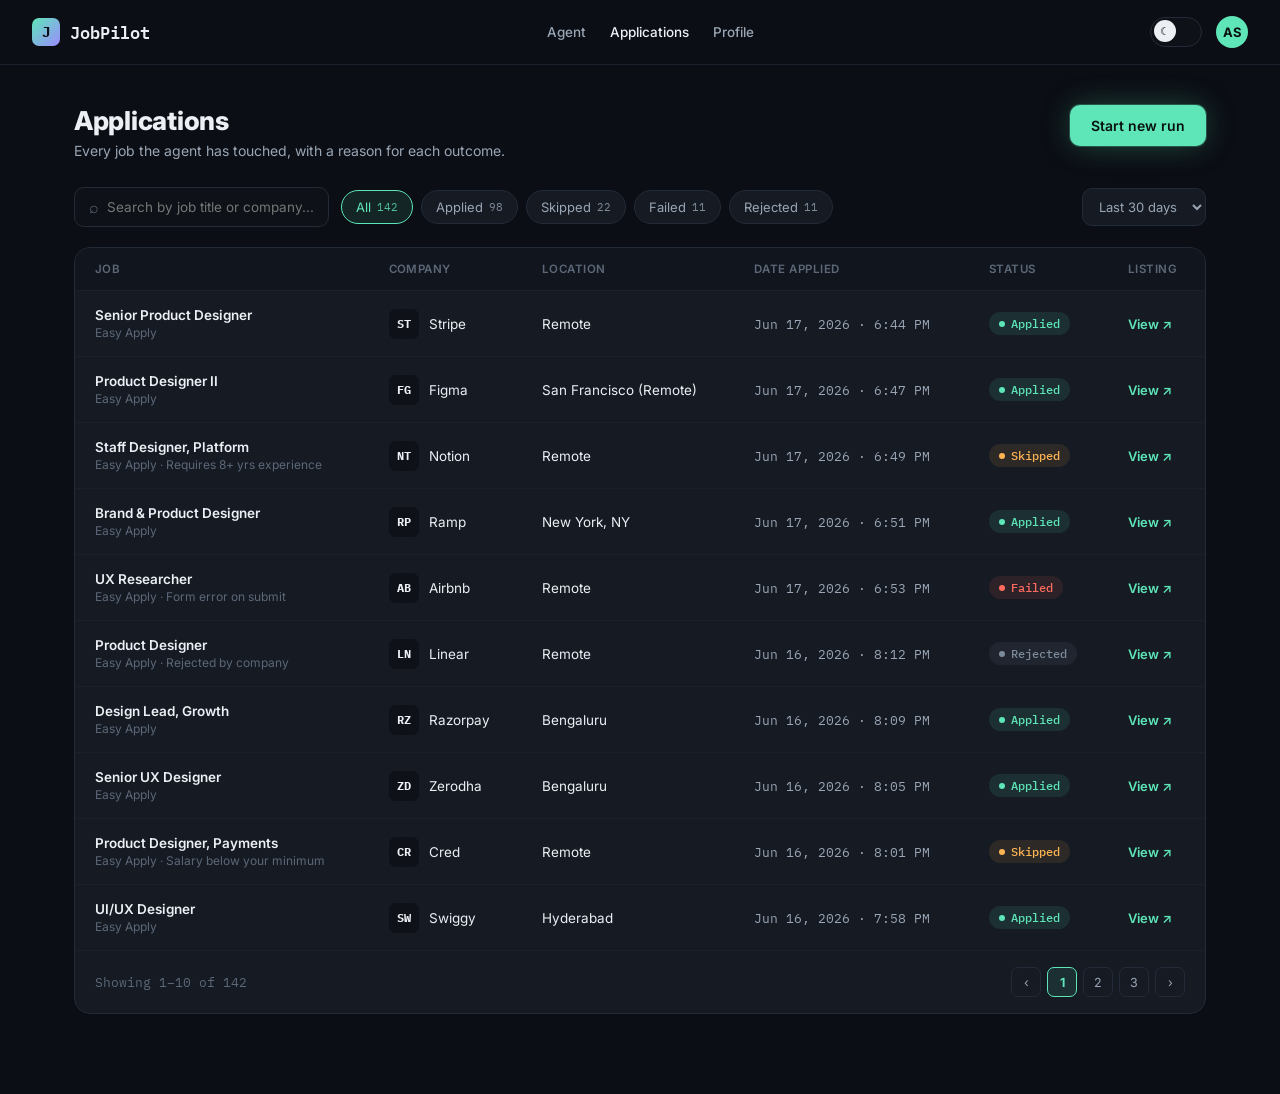
<file: demo-ui/applications.html>
<!DOCTYPE html>
<html lang="en" data-theme="dark">
<head>
<meta charset="UTF-8">
<meta name="viewport" content="width=device-width, initial-scale=1.0">
<title>Applications — JobPilot</title>
<link rel="stylesheet" href="styles.css">
<style>
  .app-nav{
    display:flex; align-items:center; justify-content:space-between;
    padding: 16px 32px; border-bottom: 1px solid var(--border-soft);
  }
  .app-nav .nav-links{ gap:24px; }
  .app-nav .nav-links a{ font-size:13.5px; }
  .app-nav .nav-links a.active{ color: var(--text); }

  .page-wrap{ max-width: 1180px; margin: 0 auto; padding: 40px 24px 80px; }
  .page-head{ display:flex; justify-content:space-between; align-items:flex-start; margin-bottom: 28px; }
  .page-head h1{ font-size: 26px; font-weight:800; letter-spacing:-0.01em; margin-bottom: 6px; }
  .page-head p{ color: var(--text-dim); font-size: 14px; }

  .toolbar{ display:flex; gap: 12px; margin-bottom: 20px; align-items:center; }
  .search-box{
    flex:1; max-width: 320px; display:flex; align-items:center; gap:8px;
    background: var(--bg-inset); border: 1px solid var(--border); border-radius: var(--radius-md);
    padding: 9px 14px;
  }
  .search-box input{ background:none; border:none; outline:none; color: var(--text); font-size: 13.5px; width:100%; font-family: var(--font-display); }
  .search-box .ic{ color: var(--text-faint); }

  .filter-chips{ display:flex; gap: 8px; }
  .filter-chip{
    font-size: 13px; padding: 8px 14px; border-radius: 20px; border: 1px solid var(--border);
    background: var(--bg-panel); color: var(--text-dim); cursor:pointer; transition: all 0.15s;
    display:flex; align-items:center; gap:6px;
  }
  .filter-chip.active{ background: var(--mint-bg); border-color: var(--mint); color: var(--mint); }
  .filter-chip .count{ font-family: var(--font-mono); font-size:11px; opacity:0.8; }

  .spacer{ flex:1; }
  .date-select{ font-size:13px; color: var(--text-dim); background: var(--bg-panel); border:1px solid var(--border); border-radius: var(--radius-md); padding: 9px 12px; font-family: var(--font-display); }

  .table-panel{ overflow: hidden; }
  table{ width:100%; border-collapse: collapse; }
  thead th{
    text-align:left; font-size: 11.5px; text-transform:uppercase; letter-spacing:0.04em;
    color: var(--text-faint); font-weight:600; padding: 14px 20px; border-bottom: 1px solid var(--border-soft);
    background: var(--bg-raised);
  }
  tbody td{ padding: 16px 20px; border-bottom: 1px solid var(--border-soft); font-size: 13.5px; }
  tbody tr:last-child td{ border-bottom:none; }
  tbody tr{ transition: background 0.15s; }
  tbody tr:hover{ background: var(--bg-raised); }
  .job-title-cell .jt{ font-weight:600; margin-bottom:2px; }
  .job-title-cell .jc{ font-size:12px; color: var(--text-faint); }
  .company-logo{ width:30px;height:30px;border-radius:7px; background: var(--bg-inset); display:flex;align-items:center;justify-content:center; font-size:12px; font-weight:700; font-family: var(--font-mono); flex-shrink:0; }
  .company-cell{ display:flex; align-items:center; gap:10px; }
  .date-cell{ font-family: var(--font-mono); font-size: 12.5px; color: var(--text-dim); }
  .link-cell a{ color: var(--mint); font-size:13px; font-weight:600; }

  .pagination{ display:flex; justify-content:space-between; align-items:center; padding: 16px 20px; border-top: 1px solid var(--border-soft); }
  .pagination .info{ font-size: 12.5px; color: var(--text-faint); font-family: var(--font-mono); }
  .page-btns{ display:flex; gap:6px; }
  .page-btn{ width:30px;height:30px; border-radius:7px; border:1px solid var(--border); background: var(--bg-panel); color: var(--text-dim); font-size:12.5px; display:flex;align-items:center;justify-content:center; }
  .page-btn.active{ background: var(--mint-bg); border-color: var(--mint); color: var(--mint); font-weight:700; }

  @media (max-width: 900px){
    .toolbar{ flex-wrap:wrap; }
    table{ font-size:12px; }
    thead{ display:none; }
  }
</style>
</head>
<body>

<nav class="app-nav">
  <div class="logo"><div class="logo-mark">J</div>JobPilot</div>
  <div class="nav-links">
    <a href="agent.html">Agent</a>
    <a href="applications.html" class="active">Applications</a>
    <a href="profile.html">Profile</a>
  </div>
  <div class="nav-actions">
    <div class="theme-toggle" id="themeToggle"></div>
    <div style="width:32px;height:32px;border-radius:50%;background:var(--mint);color:#08110D;display:flex;align-items:center;justify-content:center;font-weight:700;font-size:13px;">AS</div>
  </div>
</nav>

<div class="page-wrap">
  <div class="page-head">
    <div>
      <h1>Applications</h1>
      <p>Every job the agent has touched, with a reason for each outcome.</p>
    </div>
    <a href="agent.html" class="btn btn-primary">Start new run</a>
  </div>

  <div class="toolbar">
    <div class="search-box"><span class="ic">⌕</span><input type="text" placeholder="Search by job title or company..."></div>
    <div class="filter-chips">
      <div class="filter-chip active" data-filter="all">All <span class="count">142</span></div>
      <div class="filter-chip" data-filter="applied">Applied <span class="count">98</span></div>
      <div class="filter-chip" data-filter="skipped">Skipped <span class="count">22</span></div>
      <div class="filter-chip" data-filter="failed">Failed <span class="count">11</span></div>
      <div class="filter-chip" data-filter="rejected">Rejected <span class="count">11</span></div>
    </div>
    <div class="spacer"></div>
    <select class="date-select"><option>Last 30 days</option><option>Last 7 days</option><option>All time</option></select>
  </div>

  <div class="panel table-panel">
    <table>
      <thead>
        <tr>
          <th>Job</th>
          <th>Company</th>
          <th>Location</th>
          <th>Date applied</th>
          <th>Status</th>
          <th>Listing</th>
        </tr>
      </thead>
      <tbody id="tableBody"></tbody>
    </table>
    <div class="pagination">
      <div class="info">Showing 1–10 of 142</div>
      <div class="page-btns">
        <div class="page-btn">‹</div>
        <div class="page-btn active">1</div>
        <div class="page-btn">2</div>
        <div class="page-btn">3</div>
        <div class="page-btn">›</div>
      </div>
    </div>
  </div>
</div>

<script>
  const root = document.documentElement;
  const saved = localStorage.getItem('jp-theme');
  if(saved) root.setAttribute('data-theme', saved);
  document.getElementById('themeToggle').addEventListener('click', ()=>{
    const cur = root.getAttribute('data-theme');
    const next = cur === 'light' ? 'dark' : 'light';
    root.setAttribute('data-theme', next);
    localStorage.setItem('jp-theme', next);
  });

  const data = [
    {title:'Senior Product Designer', sub:'Easy Apply', co:'Stripe', init:'ST', loc:'Remote', date:'Jun 17, 2026 · 6:44 PM', status:'applied'},
    {title:'Product Designer II', sub:'Easy Apply', co:'Figma', init:'FG', loc:'San Francisco (Remote)', date:'Jun 17, 2026 · 6:47 PM', status:'applied'},
    {title:'Staff Designer, Platform', sub:'Easy Apply', co:'Notion', init:'NT', loc:'Remote', date:'Jun 17, 2026 · 6:49 PM', status:'skipped', reason:'Requires 8+ yrs experience'},
    {title:'Brand & Product Designer', sub:'Easy Apply', co:'Ramp', init:'RP', loc:'New York, NY', date:'Jun 17, 2026 · 6:51 PM', status:'applied'},
    {title:'UX Researcher', sub:'Easy Apply', co:'Airbnb', init:'AB', loc:'Remote', date:'Jun 17, 2026 · 6:53 PM', status:'failed', reason:'Form error on submit'},
    {title:'Product Designer', sub:'Easy Apply', co:'Linear', init:'LN', loc:'Remote', date:'Jun 16, 2026 · 8:12 PM', status:'rejected', reason:'Rejected by company'},
    {title:'Design Lead, Growth', sub:'Easy Apply', co:'Razorpay', init:'RZ', loc:'Bengaluru', date:'Jun 16, 2026 · 8:09 PM', status:'applied'},
    {title:'Senior UX Designer', sub:'Easy Apply', co:'Zerodha', init:'ZD', loc:'Bengaluru', date:'Jun 16, 2026 · 8:05 PM', status:'applied'},
    {title:'Product Designer, Payments', sub:'Easy Apply', co:'Cred', init:'CR', loc:'Remote', date:'Jun 16, 2026 · 8:01 PM', status:'skipped', reason:'Salary below your minimum'},
    {title:'UI/UX Designer', sub:'Easy Apply', co:'Swiggy', init:'SW', loc:'Hyderabad', date:'Jun 16, 2026 · 7:58 PM', status:'applied'},
  ];

  const statusLabel = { applied:'Applied', skipped:'Skipped', failed:'Failed', rejected:'Rejected' };

  function render(filter='all'){
    const body = document.getElementById('tableBody');
    body.innerHTML = '';
    const rows = filter === 'all' ? data : data.filter(d=>d.status===filter);
    rows.forEach(d=>{
      const tr = document.createElement('tr');
      tr.innerHTML = `
        <td class="job-title-cell"><div class="jt">${d.title}</div><div class="jc">${d.sub}${d.reason ? ' · '+d.reason : ''}</div></td>
        <td><div class="company-cell"><div class="company-logo">${d.init}</div>${d.co}</div></td>
        <td>${d.loc}</td>
        <td class="date-cell">${d.date}</td>
        <td><span class="badge badge-${d.status}">${statusLabel[d.status]}</span></td>
        <td class="link-cell"><a href="#">View ↗</a></td>
      `;
      body.appendChild(tr);
    });
  }
  render();

  document.querySelectorAll('.filter-chip').forEach(chip=>{
    chip.addEventListener('click', ()=>{
      document.querySelectorAll('.filter-chip').forEach(c=>c.classList.remove('active'));
      chip.classList.add('active');
      render(chip.dataset.filter);
    });
  });
</script>
</body>
</html>
</file>
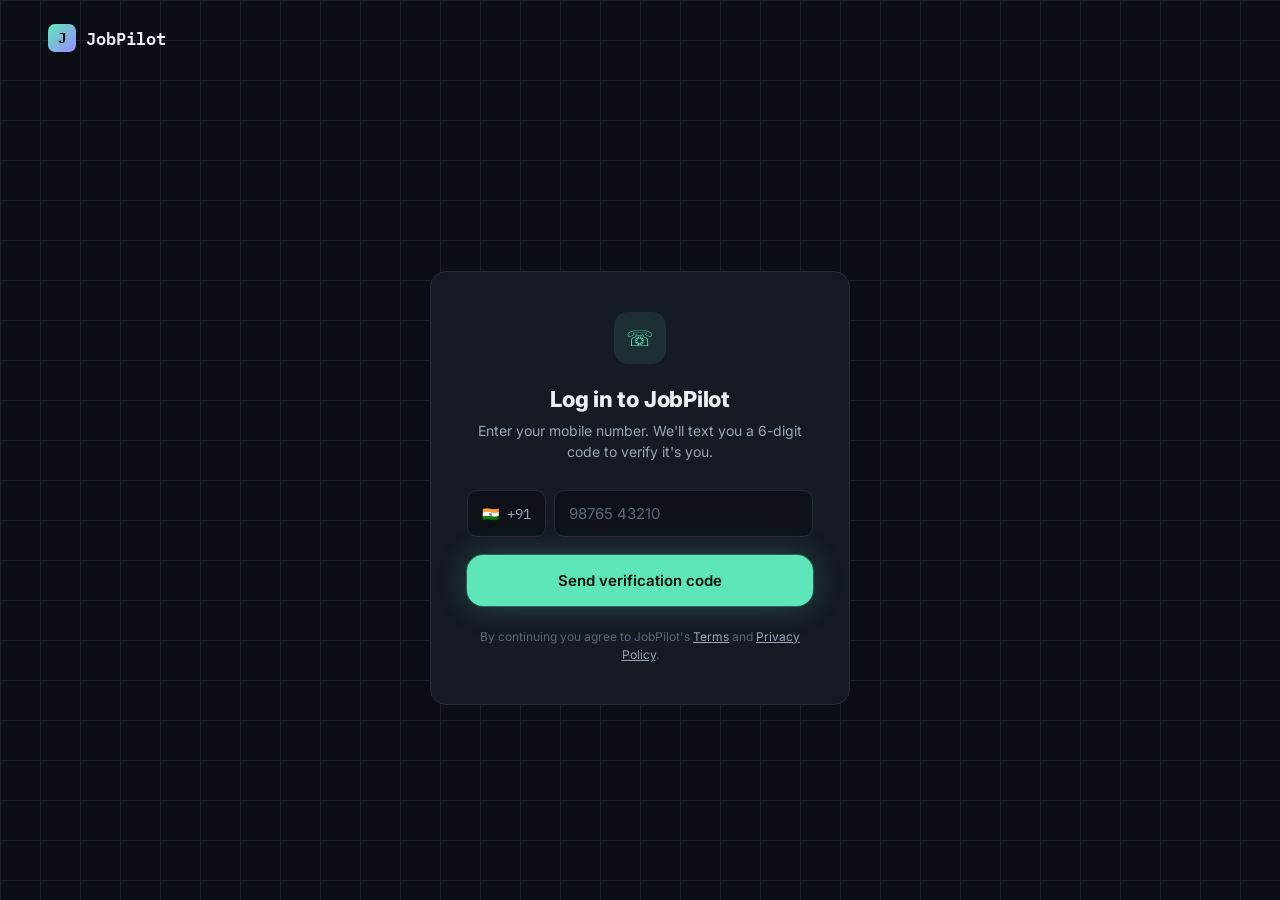
<file: demo-ui/auth.html>
<!DOCTYPE html>
<html lang="en" data-theme="dark">
<head>
<meta charset="UTF-8">
<meta name="viewport" content="width=device-width, initial-scale=1.0">
<title>Log in — JobPilot</title>
<link rel="stylesheet" href="styles.css">
<style>
  body{ display:flex; flex-direction:column; min-height:100vh; }
  .auth-nav{ padding: 24px 48px; }
  .auth-wrap{ flex:1; display:flex; align-items:center; justify-content:center; padding: 20px; }
  .auth-card{
    width: 100%; max-width: 420px;
    padding: 40px 36px;
    text-align: center;
  }
  .auth-icon{
    width: 52px; height: 52px; border-radius: 14px;
    background: var(--mint-bg); color: var(--mint);
    display:flex; align-items:center; justify-content:center;
    font-size: 22px; margin: 0 auto 22px;
  }
  .auth-card h1{ font-size: 22px; font-weight: 800; margin-bottom: 8px; letter-spacing:-0.01em; }
  .auth-card p.desc{ color: var(--text-dim); font-size: 14px; margin-bottom: 28px; line-height: 1.5; }

  .phone-input-row{ display:flex; gap: 8px; margin-bottom: 18px; }
  .country-code{
    font-family: var(--font-mono); font-size: 14px;
    background: var(--bg-inset); border: 1px solid var(--border); border-radius: var(--radius-md);
    padding: 0 14px; display:flex; align-items:center; color: var(--text-dim); flex-shrink:0;
  }
  .input{
    width: 100%; background: var(--bg-inset); border: 1px solid var(--border);
    border-radius: var(--radius-md); padding: 13px 14px; color: var(--text);
    font-family: var(--font-display); font-size: 15px; transition: border-color 0.15s;
  }
  .input:focus{ outline:none; border-color: var(--mint); }
  .input::placeholder{ color: var(--text-faint); }

  .otp-row{ display:flex; gap: 10px; justify-content:center; margin-bottom: 20px; }
  .otp-box{
    width: 48px; height: 56px; text-align:center; font-size: 22px; font-family: var(--font-mono); font-weight:600;
    background: var(--bg-inset); border: 1px solid var(--border); border-radius: var(--radius-md); color: var(--text);
  }
  .otp-box:focus{ outline:none; border-color: var(--mint); box-shadow: 0 0 0 3px var(--mint-bg); }

  .resend-row{ font-size: 13px; color: var(--text-faint); margin-bottom: 24px; }
  .resend-row b{ color: var(--mint); cursor:pointer; font-weight:600; }
  .resend-row .timer{ font-family: var(--font-mono); }

  .step-back{ display:flex; align-items:center; gap:6px; font-size: 13px; color: var(--text-dim); margin-bottom: 20px; cursor:pointer; }
  .step-back:hover{ color: var(--text); }

  .legal{ font-size: 12px; color: var(--text-faint); margin-top: 22px; line-height: 1.5; }
  .legal a{ color: var(--text-dim); text-decoration: underline; }

  #stepOtp{ display:none; }
</style>
</head>
<body class="grid-texture">

<div class="auth-nav">
  <a href="index.html" class="logo"><div class="logo-mark">J</div>JobPilot</a>
</div>

<div class="auth-wrap">
  <div class="panel auth-card">

    <div id="stepPhone">
      <div class="auth-icon">☏</div>
      <h1>Log in to JobPilot</h1>
      <p class="desc">Enter your mobile number. We'll text you a 6-digit code to verify it's you.</p>
      <div class="phone-input-row">
        <div class="country-code">🇮🇳 +91</div>
        <input class="input" type="tel" id="phoneInput" placeholder="98765 43210" maxlength="10">
      </div>
      <button class="btn btn-primary btn-lg" style="width:100%;" onclick="goToOtp()">Send verification code</button>
      <p class="legal">By continuing you agree to JobPilot's <a href="#">Terms</a> and <a href="#">Privacy Policy</a>.</p>
    </div>

    <div id="stepOtp">
      <div class="step-back" onclick="backToPhone()">← Edit number</div>
      <div class="auth-icon">✓</div>
      <h1>Enter the code</h1>
      <p class="desc">We sent a 6-digit code to <b id="phoneDisplay" style="color:var(--text)">+91 98765 43210</b></p>
      <div class="otp-row">
        <input class="otp-box" maxlength="1" inputmode="numeric">
        <input class="otp-box" maxlength="1" inputmode="numeric">
        <input class="otp-box" maxlength="1" inputmode="numeric">
        <input class="otp-box" maxlength="1" inputmode="numeric">
        <input class="otp-box" maxlength="1" inputmode="numeric">
        <input class="otp-box" maxlength="1" inputmode="numeric">
      </div>
      <div class="resend-row">Didn't get it? <b id="resendBtn" onclick="resendOtp()">Resend code</b><span id="timerWrap"> in <span class="timer" id="timerCount">00:30</span></span></div>
      <button class="btn btn-primary btn-lg" style="width:100%;" onclick="verifyOtp()">Verify and continue</button>
    </div>

  </div>
</div>

<script>
  const root = document.documentElement;
  const saved = localStorage.getItem('jp-theme');
  if(saved) root.setAttribute('data-theme', saved);

  function goToOtp(){
    const phone = document.getElementById('phoneInput').value || '98765 43210';
    document.getElementById('phoneDisplay').textContent = '+91 ' + phone;
    document.getElementById('stepPhone').style.display = 'none';
    document.getElementById('stepOtp').style.display = 'block';
    startTimer();
    document.querySelectorAll('.otp-box')[0].focus();
  }
  function backToPhone(){
    document.getElementById('stepOtp').style.display = 'none';
    document.getElementById('stepPhone').style.display = 'block';
  }

  // OTP box auto-advance
  const otpBoxes = document.querySelectorAll('.otp-box');
  otpBoxes.forEach((box, i)=>{
    box.addEventListener('input', ()=>{
      if(box.value && i < otpBoxes.length-1) otpBoxes[i+1].focus();
    });
    box.addEventListener('keydown', (e)=>{
      if(e.key === 'Backspace' && !box.value && i > 0) otpBoxes[i-1].focus();
    });
  });

  let timerInterval;
  function startTimer(){
    let secs = 30;
    document.getElementById('resendBtn').style.pointerEvents = 'none';
    document.getElementById('resendBtn').style.opacity = '0.4';
    document.getElementById('timerWrap').style.display = 'inline';
    clearInterval(timerInterval);
    timerInterval = setInterval(()=>{
      secs--;
      const m = String(Math.floor(secs/60)).padStart(2,'0');
      const s = String(secs%60).padStart(2,'0');
      document.getElementById('timerCount').textContent = `${m}:${s}`;
      if(secs <= 0){
        clearInterval(timerInterval);
        document.getElementById('timerWrap').style.display = 'none';
        document.getElementById('resendBtn').style.pointerEvents = 'auto';
        document.getElementById('resendBtn').style.opacity = '1';
      }
    }, 1000);
  }
  function resendOtp(){ startTimer(); }

  function verifyOtp(){
    window.location.href = 'onboarding.html';
  }
</script>
</body>
</html>
</file>
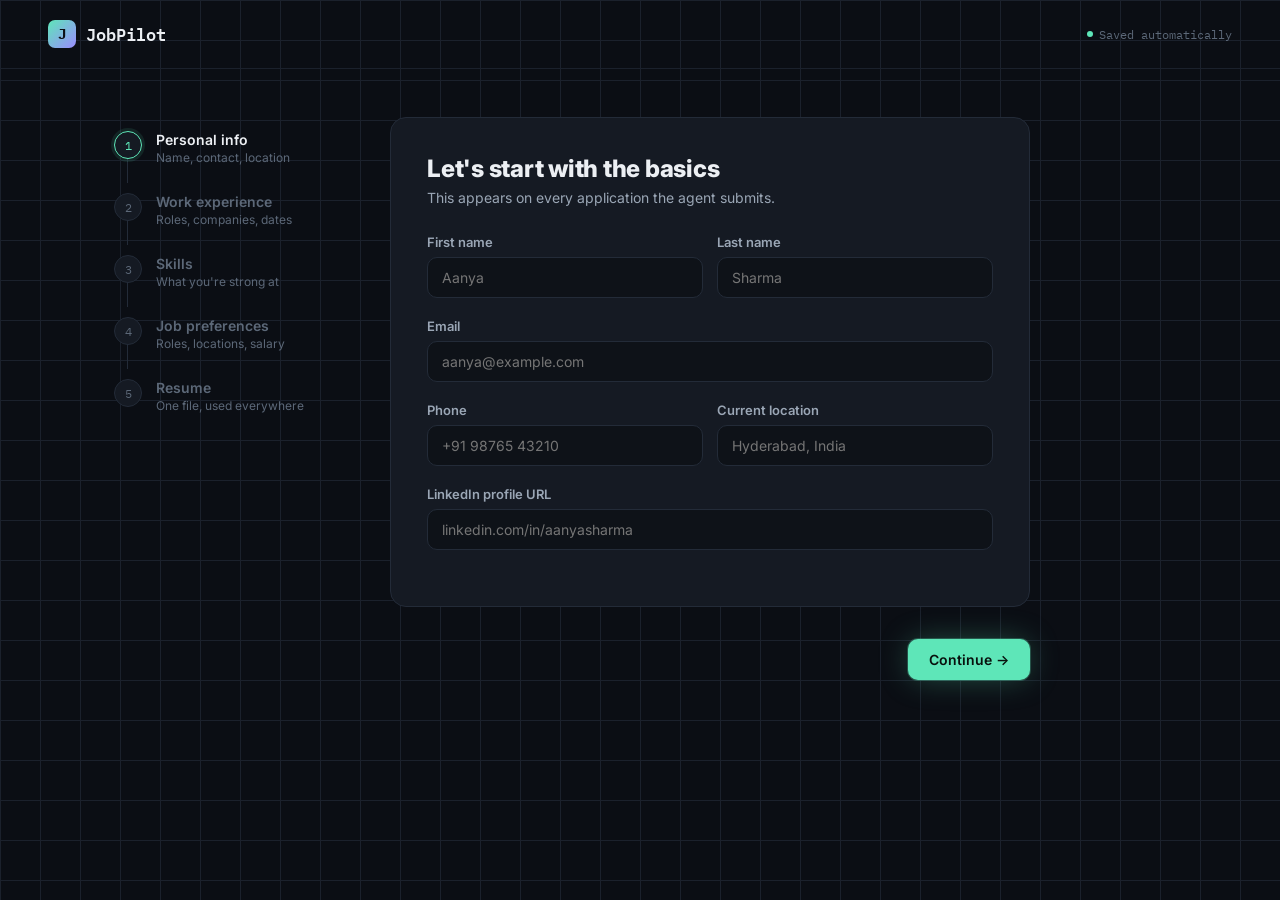
<file: demo-ui/onboarding.html>
<!DOCTYPE html>
<html lang="en" data-theme="dark">
<head>
<meta charset="UTF-8">
<meta name="viewport" content="width=device-width, initial-scale=1.0">
<title>Set up your profile — JobPilot</title>
<link rel="stylesheet" href="styles.css">
<style>
  body{ min-height:100vh; }
  .onb-nav{ display:flex; justify-content:space-between; align-items:center; padding: 20px 48px; border-bottom: 1px solid var(--border-soft); }
  .autosave{ font-family: var(--font-mono); font-size: 12px; color: var(--text-faint); display:flex; align-items:center; gap:6px; }
  .autosave .dot{ width:6px;height:6px;border-radius:50%; background: var(--mint); }

  .onb-layout{ display:flex; max-width: 1100px; margin: 0 auto; padding: 48px 24px 100px; gap: 56px; }

  /* stepper */
  .stepper{ width: 220px; flex-shrink:0; position: sticky; top:48px; align-self:flex-start; }
  .step-item{ display:flex; gap:14px; padding: 14px 0; position:relative; }
  .step-item:not(:last-child)::before{
    content:''; position:absolute; left: 13px; top: 38px; bottom: -4px; width: 1px; background: var(--border);
  }
  .step-dot{
    width: 28px; height: 28px; border-radius: 50%; flex-shrink:0;
    border: 1px solid var(--border); background: var(--bg-panel);
    display:flex; align-items:center; justify-content:center;
    font-family: var(--font-mono); font-size: 12px; color: var(--text-faint); z-index:1;
  }
  .step-item.done .step-dot{ background: var(--mint); border-color: var(--mint); color: #08110D; }
  .step-item.active .step-dot{ border-color: var(--mint); color: var(--mint); box-shadow: 0 0 0 3px var(--mint-bg); }
  .step-text .t{ font-size: 14px; font-weight: 600; color: var(--text-faint); }
  .step-item.active .step-text .t, .step-item.done .step-text .t{ color: var(--text); }
  .step-text .s{ font-size: 12px; color: var(--text-faint); margin-top: 2px; }

  .onb-content{ flex:1; max-width: 640px; }
  .onb-form-card{ padding: 36px; }
  .form-head{ margin-bottom: 28px; }
  .form-head h2{ font-size: 24px; font-weight: 800; letter-spacing:-0.01em; margin-bottom: 6px; }
  .form-head p{ color: var(--text-dim); font-size: 14px; }

  .field-group{ margin-bottom: 20px; }
  .field-row{ display:grid; grid-template-columns: 1fr 1fr; gap: 14px; }
  label{ font-size: 13px; font-weight: 600; color: var(--text-dim); display:block; margin-bottom: 7px; }
  .input, select.input, textarea.input{
    width: 100%; background: var(--bg-inset); border: 1px solid var(--border);
    border-radius: var(--radius-md); padding: 11px 14px; color: var(--text);
    font-family: var(--font-display); font-size: 14px;
  }
  .input:focus, select.input:focus, textarea.input:focus{ outline:none; border-color: var(--mint); }
  textarea.input{ resize: vertical; min-height: 80px; }

  .chip-group{ display:flex; flex-wrap:wrap; gap: 8px; }
  .chip{
    font-size: 13px; padding: 8px 14px; border-radius: 20px; border: 1px solid var(--border);
    background: var(--bg-inset); color: var(--text-dim); cursor:pointer; transition: all 0.15s;
  }
  .chip.selected{ background: var(--mint-bg); border-color: var(--mint); color: var(--mint); }

  .range-display{ display:flex; justify-content:space-between; font-family: var(--font-mono); font-size: 13px; color: var(--mint); margin-top:8px; }

  /* resume upload */
  .dropzone{
    border: 1.5px dashed var(--border); border-radius: var(--radius-lg);
    padding: 36px; text-align:center; background: var(--bg-inset); cursor:pointer; transition: all 0.15s;
  }
  .dropzone:hover{ border-color: var(--mint); background: var(--mint-bg); }
  .dropzone .ic{ font-size: 28px; margin-bottom: 12px; color: var(--text-faint); }
  .dropzone b{ color: var(--text); }
  .dropzone .hint{ font-size: 12px; color: var(--text-faint); margin-top: 6px; }

  .file-preview{
    display:flex; align-items:center; gap: 14px; padding: 16px; border-radius: var(--radius-md);
    background: var(--bg-inset); border: 1px solid var(--border); margin-top: 14px;
  }
  .file-preview .ic{ width:38px;height:38px;border-radius:8px; background: var(--coral-bg); color:var(--coral); display:flex;align-items:center;justify-content:center; font-size:14px; font-weight:700; font-family: var(--font-mono); }
  .file-preview .meta .name{ font-size: 14px; font-weight:600; }
  .file-preview .meta .size{ font-size: 12px; color: var(--text-faint); }
  .file-preview .remove{ margin-left:auto; color: var(--text-faint); cursor:pointer; font-size: 18px; }

  .form-nav{ display:flex; justify-content:space-between; margin-top: 32px; }

  .exp-block{ border: 1px solid var(--border-soft); border-radius: var(--radius-md); padding: 18px; margin-bottom: 14px; }
  .exp-block-head{ display:flex; justify-content:space-between; align-items:center; margin-bottom:14px; }
  .exp-block-head .tag{ font-family: var(--font-mono); font-size:11px; color: var(--text-faint); }
  .add-link{ font-size: 13px; color: var(--mint); font-weight:600; cursor:pointer; display:flex; align-items:center; gap:6px; }

  .step-panel{ display:none; }
  .step-panel.active{ display:block; }

  @media (max-width: 800px){
    .onb-layout{ flex-direction:column; gap:24px; }
    .stepper{ width:100%; position:static; display:flex; gap:0; overflow-x:auto; }
    .step-item{ flex-direction:column; align-items:center; text-align:center; padding: 0 16px 16px; }
    .step-item::before{ display:none; }
    .step-text .s{ display:none; }
    .field-row{ grid-template-columns: 1fr; }
  }
</style>
</head>
<body class="grid-texture">

<div class="onb-nav">
  <a href="index.html" class="logo"><div class="logo-mark">J</div>JobPilot</a>
  <div class="autosave"><span class="dot"></span>Saved automatically</div>
</div>

<div class="onb-layout">
  <div class="stepper" id="stepper">
    <div class="step-item active" data-step="1">
      <div class="step-dot">1</div>
      <div class="step-text"><div class="t">Personal info</div><div class="s">Name, contact, location</div></div>
    </div>
    <div class="step-item" data-step="2">
      <div class="step-dot">2</div>
      <div class="step-text"><div class="t">Work experience</div><div class="s">Roles, companies, dates</div></div>
    </div>
    <div class="step-item" data-step="3">
      <div class="step-dot">3</div>
      <div class="step-text"><div class="t">Skills</div><div class="s">What you're strong at</div></div>
    </div>
    <div class="step-item" data-step="4">
      <div class="step-dot">4</div>
      <div class="step-text"><div class="t">Job preferences</div><div class="s">Roles, locations, salary</div></div>
    </div>
    <div class="step-item" data-step="5">
      <div class="step-dot">5</div>
      <div class="step-text"><div class="t">Resume</div><div class="s">One file, used everywhere</div></div>
    </div>
  </div>

  <div class="onb-content">

    <!-- STEP 1 -->
    <div class="step-panel active panel onb-form-card" data-panel="1">
      <div class="form-head"><h2>Let's start with the basics</h2><p>This appears on every application the agent submits.</p></div>
      <div class="field-row">
        <div class="field-group"><label>First name</label><input class="input" placeholder="Aanya">
        </div>
        <div class="field-group"><label>Last name</label><input class="input" placeholder="Sharma"></div>
      </div>
      <div class="field-group"><label>Email</label><input class="input" type="email" placeholder="aanya@example.com"></div>
      <div class="field-row">
        <div class="field-group"><label>Phone</label><input class="input" placeholder="+91 98765 43210"></div>
        <div class="field-group"><label>Current location</label><input class="input" placeholder="Hyderabad, India"></div>
      </div>
      <div class="field-group"><label>LinkedIn profile URL</label><input class="input" placeholder="linkedin.com/in/aanyasharma"></div>
    </div>

    <!-- STEP 2 -->
    <div class="step-panel panel onb-form-card" data-panel="2">
      <div class="form-head"><h2>Your work experience</h2><p>The agent uses this to judge whether a role is a good fit.</p></div>

      <div class="exp-block">
        <div class="exp-block-head"><span class="tag">CURRENT</span><span style="color:var(--text-faint);cursor:pointer;">✕</span></div>
        <div class="field-row">
          <div class="field-group"><label>Job title</label><input class="input" placeholder="Senior Product Designer"></div>
          <div class="field-group"><label>Company</label><input class="input" placeholder="Razorpay"></div>
        </div>
        <div class="field-row">
          <div class="field-group"><label>Start date</label><input class="input" type="month"></div>
          <div class="field-group"><label>End date</label><input class="input" type="month" placeholder="Present" disabled style="opacity:0.5;"></div>
        </div>
        <div class="field-group"><label>What did you do here?</label><textarea class="input" placeholder="Led design for the payments dashboard, shipped..."></textarea></div>
      </div>

      <div class="add-link">+ Add another role</div>
    </div>

    <!-- STEP 3 -->
    <div class="step-panel panel onb-form-card" data-panel="3">
      <div class="form-head"><h2>Skills</h2><p>Select what you're strongest at — the agent prioritizes roles that match.</p></div>
      <div class="field-group">
        <label>Your top skills</label>
        <div class="chip-group">
          <div class="chip selected">Product Design</div>
          <div class="chip selected">Figma</div>
          <div class="chip selected">User Research</div>
          <div class="chip">Design Systems</div>
          <div class="chip">Prototyping</div>
          <div class="chip">HTML/CSS</div>
          <div class="chip">React</div>
          <div class="chip">+ Add custom</div>
        </div>
      </div>
      <div class="field-group" style="margin-top:24px;">
        <label>Years of experience</label>
        <input type="range" min="0" max="20" value="6" style="width:100%;accent-color:var(--mint);">
        <div class="range-display"><span>0 yrs</span><span>6 years</span><span>20+ yrs</span></div>
      </div>
    </div>

    <!-- STEP 4 -->
    <div class="step-panel panel onb-form-card" data-panel="4">
      <div class="form-head"><h2>Job preferences</h2><p>The agent only applies within these boundaries — anything outside gets skipped.</p></div>
      <div class="field-group">
        <label>Target roles</label>
        <div class="chip-group">
          <div class="chip selected">Product Designer</div>
          <div class="chip selected">UX Designer</div>
          <div class="chip">Design Lead</div>
          <div class="chip">+ Add role</div>
        </div>
      </div>
      <div class="field-group">
        <label>Preferred locations</label>
        <div class="chip-group">
          <div class="chip selected">Remote</div>
          <div class="chip selected">Bengaluru</div>
          <div class="chip">Hyderabad</div>
          <div class="chip">+ Add location</div>
        </div>
      </div>
      <div class="field-group">
        <label>Work mode</label>
        <div class="chip-group">
          <div class="chip selected">Remote</div>
          <div class="chip">Hybrid</div>
          <div class="chip">On-site</div>
        </div>
      </div>
      <div class="field-group">
        <label>Minimum salary expectation (₹ LPA)</label>
        <input type="range" min="5" max="80" value="28" style="width:100%;accent-color:var(--mint);">
        <div class="range-display"><span>₹5L</span><span>₹28L minimum</span><span>₹80L+</span></div>
      </div>
    </div>

    <!-- STEP 5 -->
    <div class="step-panel panel onb-form-card" data-panel="5">
      <div class="form-head"><h2>Upload your resume</h2><p>This gets attached to every application automatically.</p></div>
      <div class="dropzone" id="dropzone" onclick="simulateUpload()">
        <div class="ic">⇪</div>
        <div><b>Click to upload</b> or drag and drop</div>
        <div class="hint">PDF or DOCX, up to 5MB</div>
      </div>
      <div id="filePreviewWrap" style="display:none;">
        <div class="file-preview">
          <div class="ic">PDF</div>
          <div class="meta"><div class="name">Aanya_Sharma_Resume.pdf</div><div class="size">214 KB · Uploaded just now</div></div>
          <div class="remove" onclick="removeUpload(event)">✕</div>
        </div>
      </div>
    </div>

    <div class="form-nav">
      <button class="btn btn-secondary" id="prevBtn" onclick="prevStep()" style="visibility:hidden;">← Back</button>
      <button class="btn btn-primary" id="nextBtn" onclick="nextStep()">Continue →</button>
    </div>

  </div>
</div>

<script>
  const root = document.documentElement;
  const saved = localStorage.getItem('jp-theme');
  if(saved) root.setAttribute('data-theme', saved);

  let current = 1;
  const total = 5;

  function render(){
    document.querySelectorAll('.step-item').forEach(el=>{
      const s = parseInt(el.dataset.step);
      el.classList.remove('active','done');
      if(s < current) el.classList.add('done');
      if(s === current) el.classList.add('active');
      el.querySelector('.step-dot').textContent = s < current ? '✓' : s;
    });
    document.querySelectorAll('.step-panel').forEach(el=>{
      el.classList.toggle('active', parseInt(el.dataset.panel) === current);
    });
    document.getElementById('prevBtn').style.visibility = current === 1 ? 'hidden' : 'visible';
    document.getElementById('nextBtn').textContent = current === total ? 'Finish setup →' : 'Continue →';
  }

  function nextStep(){
    if(current === total){
      window.location.href = 'agent.html';
      return;
    }
    current++;
    render();
  }
  function prevStep(){
    if(current > 1){ current--; render(); }
  }

  document.querySelectorAll('.chip').forEach(chip=>{
    chip.addEventListener('click', ()=>{
      if(chip.textContent.includes('Add')) return;
      chip.classList.toggle('selected');
    });
  });

  function simulateUpload(){
    document.getElementById('dropzone').style.display = 'none';
    document.getElementById('filePreviewWrap').style.display = 'block';
  }
  function removeUpload(e){
    e.stopPropagation();
    document.getElementById('dropzone').style.display = 'block';
    document.getElementById('filePreviewWrap').style.display = 'none';
  }

  document.querySelectorAll('.step-item').forEach(el=>{
    el.addEventListener('click', ()=>{ current = parseInt(el.dataset.step); render(); });
    el.style.cursor = 'pointer';
  });
</script>
</body>
</html>
</file>
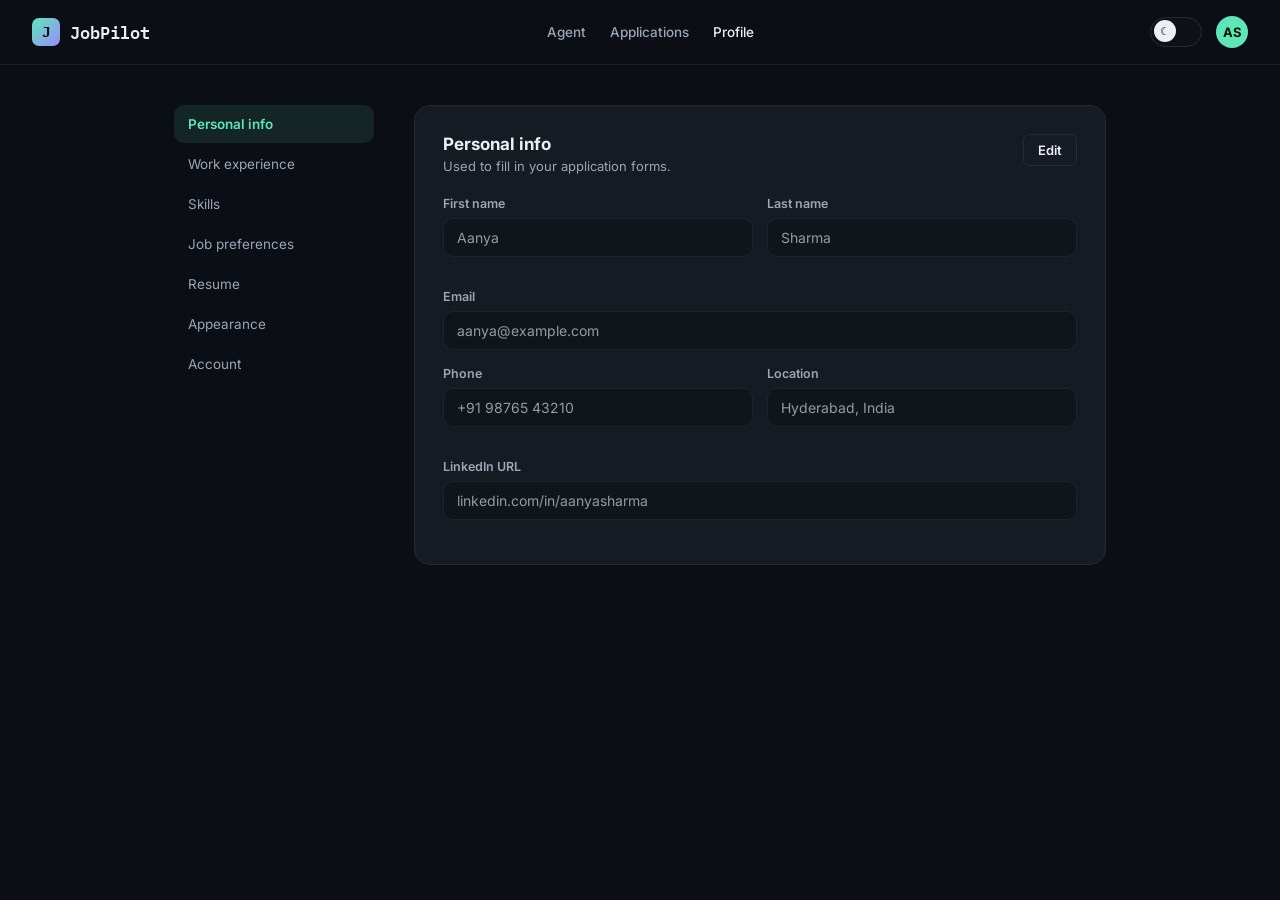
<file: demo-ui/profile.html>
<!DOCTYPE html>
<html lang="en" data-theme="dark">
<head>
<meta charset="UTF-8">
<meta name="viewport" content="width=device-width, initial-scale=1.0">
<title>Profile — JobPilot</title>
<link rel="stylesheet" href="styles.css">
<style>
  .app-nav{
    display:flex; align-items:center; justify-content:space-between;
    padding: 16px 32px; border-bottom: 1px solid var(--border-soft);
  }
  .app-nav .nav-links{ gap:24px; }
  .app-nav .nav-links a{ font-size:13.5px; }
  .app-nav .nav-links a.active{ color: var(--text); }

  .page-wrap{ max-width: 980px; margin: 0 auto; padding: 40px 24px 100px; display:flex; gap: 40px; }
  .settings-nav{ width: 200px; flex-shrink:0; position:sticky; top:40px; align-self:flex-start; }
  .settings-nav .item{ padding: 11px 14px; border-radius: var(--radius-md); font-size: 13.5px; color: var(--text-dim); cursor:pointer; margin-bottom:2px; }
  .settings-nav .item.active{ background: var(--mint-bg); color: var(--mint); font-weight:600; }
  .settings-nav .item:hover:not(.active){ background: var(--bg-panel); }

  .settings-content{ flex:1; display:flex; flex-direction:column; gap: 24px; }
  .settings-card{ padding: 28px; }
  .settings-card-head{ display:flex; justify-content:space-between; align-items:flex-start; margin-bottom: 22px; }
  .settings-card-head h2{ font-size: 17px; font-weight:700; margin-bottom:4px; }
  .settings-card-head p{ font-size: 13px; color: var(--text-dim); }

  .field-row{ display:grid; grid-template-columns: 1fr 1fr; gap: 14px; margin-bottom: 16px; }
  .field-group{ margin-bottom: 16px; }
  label{ font-size: 12.5px; font-weight:600; color: var(--text-dim); display:block; margin-bottom: 7px; }
  .input{
    width:100%; background: var(--bg-inset); border: 1px solid var(--border); border-radius: var(--radius-md);
    padding: 10px 13px; color: var(--text); font-family: var(--font-display); font-size: 14px;
  }
  .input:focus{ outline:none; border-color: var(--mint); }
  .input[readonly]{ opacity:0.6; cursor:not-allowed; }

  .chip-group{ display:flex; flex-wrap:wrap; gap:8px; }
  .chip{ font-size:13px; padding:7px 13px; border-radius:18px; border:1px solid var(--border); background: var(--bg-inset); color: var(--text-dim); cursor:pointer; }
  .chip.selected{ background: var(--mint-bg); border-color: var(--mint); color: var(--mint); }

  .file-row{ display:flex; align-items:center; gap:14px; padding:14px; border-radius: var(--radius-md); background: var(--bg-inset); border:1px solid var(--border); }
  .file-row .ic{ width:36px;height:36px;border-radius:8px; background: var(--coral-bg); color:var(--coral); display:flex;align-items:center;justify-content:center; font-size:13px; font-weight:700; font-family: var(--font-mono); }
  .file-row .meta .name{ font-size:13.5px; font-weight:600; }
  .file-row .meta .sub{ font-size:11.5px; color: var(--text-faint); }
  .file-row .spacer{ flex:1; }

  .theme-row{ display:flex; align-items:center; justify-content:space-between; padding: 16px 0; }
  .theme-row .lab{ font-size: 14px; font-weight:600; }
  .theme-row .sub{ font-size:12.5px; color: var(--text-faint); margin-top:2px; }

  .save-bar{ display:flex; justify-content:flex-end; gap:10px; }
  .danger-zone{ border-color: color-mix(in srgb, var(--coral) 30%, var(--border)); }

  .tab-panel{ display:none; flex-direction:column; gap:24px; }
  .tab-panel.active{ display:flex; }

  @media (max-width: 800px){
    .page-wrap{ flex-direction:column; }
    .settings-nav{ width:100%; display:flex; gap:6px; overflow-x:auto; position:static; }
    .field-row{ grid-template-columns:1fr; }
  }
</style>
</head>
<body>

<nav class="app-nav">
  <div class="logo"><div class="logo-mark">J</div>JobPilot</div>
  <div class="nav-links">
    <a href="agent.html">Agent</a>
    <a href="applications.html">Applications</a>
    <a href="profile.html" class="active">Profile</a>
  </div>
  <div class="nav-actions">
    <div class="theme-toggle" id="themeToggle"></div>
    <div style="width:32px;height:32px;border-radius:50%;background:var(--mint);color:#08110D;display:flex;align-items:center;justify-content:center;font-weight:700;font-size:13px;">AS</div>
  </div>
</nav>

<div class="page-wrap">
  <div class="settings-nav">
    <div class="item active" data-tab="personal">Personal info</div>
    <div class="item" data-tab="experience">Work experience</div>
    <div class="item" data-tab="skills">Skills</div>
    <div class="item" data-tab="preferences">Job preferences</div>
    <div class="item" data-tab="resume">Resume</div>
    <div class="item" data-tab="appearance">Appearance</div>
    <div class="item" data-tab="account">Account</div>
  </div>

  <div class="settings-content">

    <div class="tab-panel active" data-panel="personal">
      <div class="panel settings-card">
        <div class="settings-card-head">
          <div><h2>Personal info</h2><p>Used to fill in your application forms.</p></div>
          <button class="btn btn-secondary btn-sm" onclick="toggleEdit(this)">Edit</button>
        </div>
        <div class="field-row">
          <div class="field-group"><label>First name</label><input class="input" value="Aanya" readonly></div>
          <div class="field-group"><label>Last name</label><input class="input" value="Sharma" readonly></div>
        </div>
        <div class="field-group"><label>Email</label><input class="input" value="aanya@example.com" readonly></div>
        <div class="field-row">
          <div class="field-group"><label>Phone</label><input class="input" value="+91 98765 43210" readonly></div>
          <div class="field-group"><label>Location</label><input class="input" value="Hyderabad, India" readonly></div>
        </div>
        <div class="field-group"><label>LinkedIn URL</label><input class="input" value="linkedin.com/in/aanyasharma" readonly></div>
        <div class="save-bar" style="display:none;">
          <button class="btn btn-ghost">Cancel</button>
          <button class="btn btn-primary">Save changes</button>
        </div>
      </div>
    </div>

    <div class="tab-panel" data-panel="experience">
      <div class="panel settings-card">
        <div class="settings-card-head">
          <div><h2>Work experience</h2><p>The agent matches roles against this.</p></div>
          <button class="btn btn-secondary btn-sm">+ Add role</button>
        </div>
        <div class="field-row">
          <div class="field-group"><label>Job title</label><input class="input" value="Senior Product Designer" readonly></div>
          <div class="field-group"><label>Company</label><input class="input" value="Razorpay" readonly></div>
        </div>
        <div class="field-group"><label>Duration</label><input class="input" value="Jan 2023 — Present" readonly></div>
      </div>
    </div>

    <div class="tab-panel" data-panel="skills">
      <div class="panel settings-card">
        <div class="settings-card-head"><div><h2>Skills</h2><p>Helps the agent prioritize close-fit roles.</p></div></div>
        <div class="chip-group">
          <div class="chip selected">Product Design</div>
          <div class="chip selected">Figma</div>
          <div class="chip selected">User Research</div>
          <div class="chip">Design Systems</div>
          <div class="chip">Prototyping</div>
          <div class="chip">+ Add skill</div>
        </div>
      </div>
    </div>

    <div class="tab-panel" data-panel="preferences">
      <div class="panel settings-card">
        <div class="settings-card-head"><div><h2>Job preferences</h2><p>The agent only applies inside these boundaries.</p></div></div>
        <div class="field-group">
          <label>Target roles</label>
          <div class="chip-group"><div class="chip selected">Product Designer</div><div class="chip selected">UX Designer</div><div class="chip">+ Add role</div></div>
        </div>
        <div class="field-group">
          <label>Locations</label>
          <div class="chip-group"><div class="chip selected">Remote</div><div class="chip selected">Bengaluru</div><div class="chip">+ Add location</div></div>
        </div>
        <div class="field-group"><label>Minimum salary (₹ LPA)</label><input class="input" value="28" style="max-width:140px;"></div>
      </div>
    </div>

    <div class="tab-panel" data-panel="resume">
      <div class="panel settings-card">
        <div class="settings-card-head"><div><h2>Resume</h2><p>Attached to every application automatically.</p></div></div>
        <div class="file-row">
          <div class="ic">PDF</div>
          <div class="meta"><div class="name">Aanya_Sharma_Resume.pdf</div><div class="sub">214 KB · Updated Jun 12, 2026</div></div>
          <div class="spacer"></div>
          <button class="btn btn-secondary btn-sm">Replace</button>
        </div>
      </div>
    </div>

    <div class="tab-panel" data-panel="appearance">
      <div class="panel settings-card">
        <div class="settings-card-head"><div><h2>Appearance</h2><p>Switch between dark and light interface.</p></div></div>
        <div class="theme-row">
          <div><div class="lab">Theme</div><div class="sub">Dark is easier on the eyes during long agent runs</div></div>
          <div class="theme-toggle" id="themeToggleSettings"></div>
        </div>
      </div>
    </div>

    <div class="tab-panel" data-panel="account">
      <div class="panel settings-card">
        <div class="settings-card-head"><div><h2>Account</h2><p>Manage your login and session.</p></div></div>
        <div class="field-group"><label>Mobile number</label><input class="input" value="+91 98765 43210" readonly></div>
      </div>
      <div class="panel settings-card danger-zone">
        <div class="settings-card-head"><div><h2 style="color:var(--coral);">Delete account</h2><p>Removes your profile, resume, and application history permanently.</p></div></div>
        <button class="btn btn-danger btn-sm">Delete my account</button>
      </div>
    </div>

  </div>
</div>

<script>
  const root = document.documentElement;
  const saved = localStorage.getItem('jp-theme');
  if(saved) root.setAttribute('data-theme', saved);
  function syncToggles(){
    [document.getElementById('themeToggle'), document.getElementById('themeToggleSettings')].forEach(t=>t && (t.dataset.synced='1'));
  }
  function flipTheme(){
    const cur = root.getAttribute('data-theme');
    const next = cur === 'light' ? 'dark' : 'light';
    root.setAttribute('data-theme', next);
    localStorage.setItem('jp-theme', next);
  }
  document.getElementById('themeToggle').addEventListener('click', flipTheme);
  document.getElementById('themeToggleSettings').addEventListener('click', flipTheme);

  document.querySelectorAll('.settings-nav .item').forEach(item=>{
    item.addEventListener('click', ()=>{
      document.querySelectorAll('.settings-nav .item').forEach(i=>i.classList.remove('active'));
      item.classList.add('active');
      document.querySelectorAll('.tab-panel').forEach(p=>p.classList.remove('active'));
      document.querySelector(`.tab-panel[data-panel="${item.dataset.tab}"]`).classList.add('active');
    });
  });

  document.querySelectorAll('.chip').forEach(chip=>{
    chip.addEventListener('click', ()=>{
      if(chip.textContent.includes('Add')) return;
      chip.classList.toggle('selected');
    });
  });

  function toggleEdit(btn){
    const card = btn.closest('.settings-card');
    const inputs = card.querySelectorAll('input');
    const saveBar = card.querySelector('.save-bar');
    const editing = btn.textContent === 'Edit';
    inputs.forEach(i=>i.readOnly = !editing ? true : false);
    btn.textContent = editing ? 'Editing…' : 'Edit';
    btn.style.display = editing ? 'none' : 'inline-flex';
    if(saveBar) saveBar.style.display = editing ? 'flex' : 'none';
  }
</script>
</body>
</html>
</file>
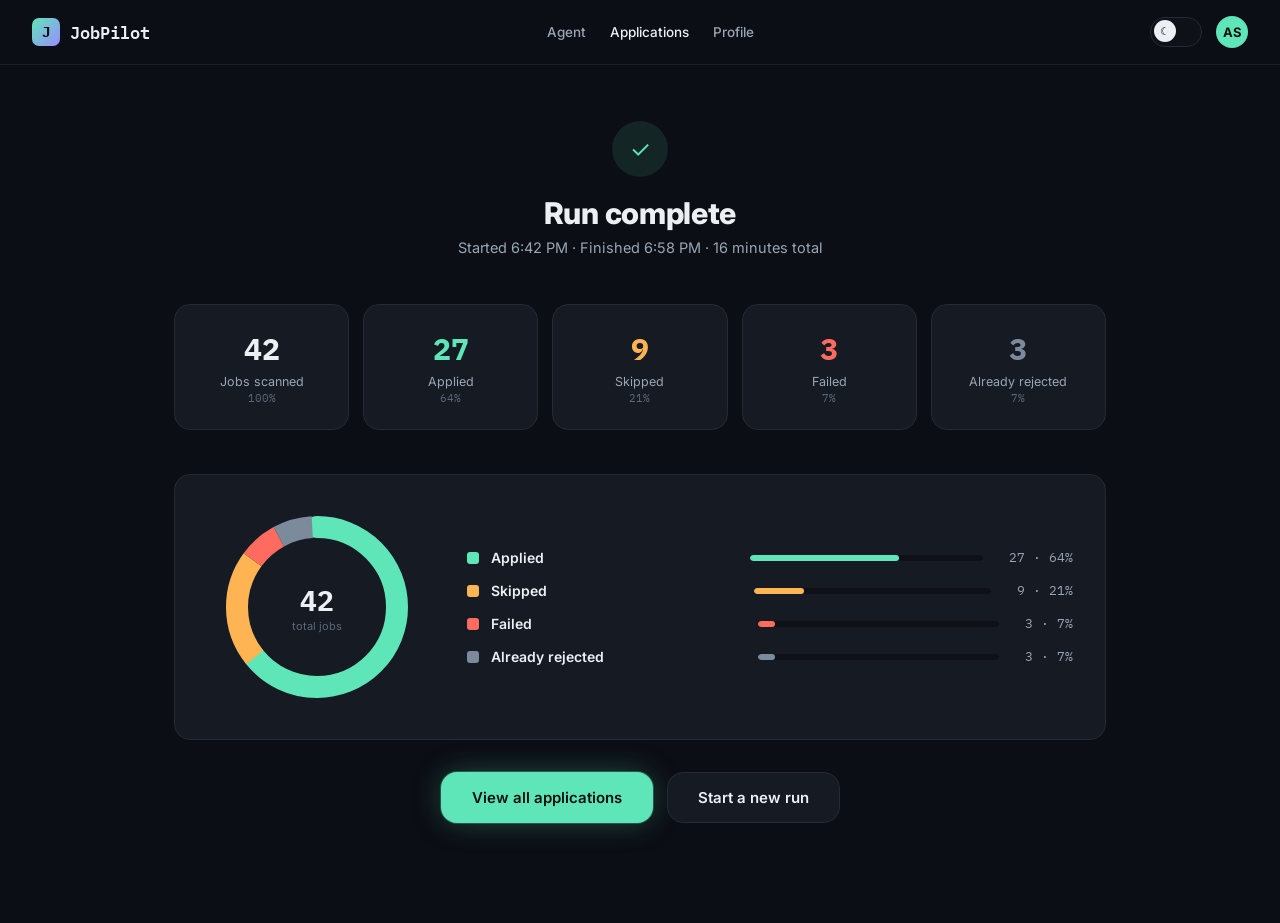
<file: demo-ui/summary.html>
<!DOCTYPE html>
<html lang="en" data-theme="dark">
<head>
<meta charset="UTF-8">
<meta name="viewport" content="width=device-width, initial-scale=1.0">
<title>Run summary — JobPilot</title>
<link rel="stylesheet" href="styles.css">
<style>
  .app-nav{
    display:flex; align-items:center; justify-content:space-between;
    padding: 16px 32px; border-bottom: 1px solid var(--border-soft);
  }
  .app-nav .nav-links{ gap:24px; }
  .app-nav .nav-links a{ font-size:13.5px; }
  .app-nav .nav-links a.active{ color: var(--text); }

  .summary-wrap{ max-width: 980px; margin: 0 auto; padding: 56px 24px 100px; }
  .summary-head{ text-align:center; margin-bottom: 48px; }
  .summary-head .ic{ width:56px;height:56px;border-radius:50%; background:var(--mint-bg); color:var(--mint); display:flex;align-items:center;justify-content:center; font-size:24px; margin:0 auto 18px; }
  .summary-head h1{ font-size: 30px; font-weight:800; letter-spacing:-0.01em; margin-bottom:8px; }
  .summary-head p{ color: var(--text-dim); font-size:14.5px; }

  .stat-grid{ display:grid; grid-template-columns: repeat(5,1fr); gap:14px; margin-bottom: 44px; }
  .stat-card{ padding: 24px 18px; text-align:center; }
  .stat-card .num{ font-family: var(--font-mono); font-size: 30px; font-weight:700; }
  .stat-card .lab{ font-size: 12.5px; color: var(--text-dim); margin-top:6px; }
  .stat-card .pct{ font-size: 11px; color: var(--text-faint); margin-top:2px; font-family: var(--font-mono); }
  .stat-card.total .num{ color: var(--text); }
  .stat-card.applied .num{ color: var(--mint); }
  .stat-card.skipped .num{ color: var(--amber); }
  .stat-card.failed .num{ color: var(--coral); }
  .stat-card.rejected .num{ color: var(--slate); }

  .breakdown-panel{ padding: 32px; margin-bottom: 32px; display:grid; grid-template-columns: 220px 1fr; gap: 40px; align-items:center; }
  .donut-wrap{ position:relative; width:200px; height:200px; margin:0 auto; }
  .donut-center{ position:absolute; inset:0; display:flex; flex-direction:column; align-items:center; justify-content:center; }
  .donut-center .n{ font-family: var(--font-mono); font-size:28px; font-weight:700; }
  .donut-center .l{ font-size:11px; color: var(--text-faint); }

  .legend{ display:flex; flex-direction:column; gap: 16px; }
  .legend-row{ display:flex; align-items:center; gap:12px; }
  .legend-row .sw{ width:12px;height:12px;border-radius:3px; flex-shrink:0; }
  .legend-row .lab{ font-size:14px; font-weight:600; flex:1; }
  .legend-row .val{ font-family: var(--font-mono); font-size:13px; color: var(--text-dim); }
  .legend-row .bar-track{ flex:1; height:6px; background: var(--bg-inset); border-radius:3px; overflow:hidden; margin: 0 14px; }
  .legend-row .bar-fill{ height:100%; border-radius:3px; }

  .next-actions{ display:flex; gap: 14px; justify-content:center; }

  @media (max-width: 800px){
    .stat-grid{ grid-template-columns: repeat(2,1fr); }
    .breakdown-panel{ grid-template-columns: 1fr; }
  }
</style>
</head>
<body>

<nav class="app-nav">
  <div class="logo"><div class="logo-mark">J</div>JobPilot</div>
  <div class="nav-links">
    <a href="agent.html">Agent</a>
    <a href="applications.html" class="active">Applications</a>
    <a href="profile.html">Profile</a>
  </div>
  <div class="nav-actions">
    <div class="theme-toggle" id="themeToggle"></div>
    <div style="width:32px;height:32px;border-radius:50%;background:var(--mint);color:#08110D;display:flex;align-items:center;justify-content:center;font-weight:700;font-size:13px;">AS</div>
  </div>
</nav>

<div class="summary-wrap">
  <div class="summary-head">
    <div class="ic">✓</div>
    <h1>Run complete</h1>
    <p>Started 6:42 PM · Finished 6:58 PM · 16 minutes total</p>
  </div>

  <div class="stat-grid">
    <div class="panel stat-card total"><div class="num">42</div><div class="lab">Jobs scanned</div><div class="pct">100%</div></div>
    <div class="panel stat-card applied"><div class="num">27</div><div class="lab">Applied</div><div class="pct">64%</div></div>
    <div class="panel stat-card skipped"><div class="num">9</div><div class="lab">Skipped</div><div class="pct">21%</div></div>
    <div class="panel stat-card failed"><div class="num">3</div><div class="lab">Failed</div><div class="pct">7%</div></div>
    <div class="panel stat-card rejected"><div class="num">3</div><div class="lab">Already rejected</div><div class="pct">7%</div></div>
  </div>

  <div class="panel breakdown-panel">
    <div class="donut-wrap">
      <svg width="200" height="200" viewBox="0 0 200 200">
        <circle cx="100" cy="100" r="80" fill="none" stroke="var(--border-soft)" stroke-width="22"/>
        <!-- applied 64% -->
        <circle cx="100" cy="100" r="80" fill="none" stroke="var(--mint)" stroke-width="22"
          stroke-dasharray="322 503" stroke-dashoffset="0" transform="rotate(-90 100 100)" stroke-linecap="round"/>
        <!-- skipped 21% -->
        <circle cx="100" cy="100" r="80" fill="none" stroke="var(--amber)" stroke-width="22"
          stroke-dasharray="105 503" stroke-dashoffset="-322" transform="rotate(-90 100 100)"/>
        <!-- failed 7% -->
        <circle cx="100" cy="100" r="80" fill="none" stroke="var(--coral)" stroke-width="22"
          stroke-dasharray="35 503" stroke-dashoffset="-427" transform="rotate(-90 100 100)"/>
        <!-- rejected 7% -->
        <circle cx="100" cy="100" r="80" fill="none" stroke="var(--slate)" stroke-width="22"
          stroke-dasharray="35 503" stroke-dashoffset="-462" transform="rotate(-90 100 100)"/>
      </svg>
      <div class="donut-center"><div class="n">42</div><div class="l">total jobs</div></div>
    </div>
    <div class="legend">
      <div class="legend-row"><div class="sw" style="background:var(--mint);"></div><div class="lab">Applied</div><div class="bar-track"><div class="bar-fill" style="width:64%;background:var(--mint);"></div></div><div class="val">27 · 64%</div></div>
      <div class="legend-row"><div class="sw" style="background:var(--amber);"></div><div class="lab">Skipped</div><div class="bar-track"><div class="bar-fill" style="width:21%;background:var(--amber);"></div></div><div class="val">9 · 21%</div></div>
      <div class="legend-row"><div class="sw" style="background:var(--coral);"></div><div class="lab">Failed</div><div class="bar-track"><div class="bar-fill" style="width:7%;background:var(--coral);"></div></div><div class="val">3 · 7%</div></div>
      <div class="legend-row"><div class="sw" style="background:var(--slate);"></div><div class="lab">Already rejected</div><div class="bar-track"><div class="bar-fill" style="width:7%;background:var(--slate);"></div></div><div class="val">3 · 7%</div></div>
    </div>
  </div>

  <div class="next-actions">
    <a href="applications.html" class="btn btn-primary btn-lg">View all applications</a>
    <a href="agent.html" class="btn btn-secondary btn-lg">Start a new run</a>
  </div>
</div>

<script>
  const root = document.documentElement;
  const saved = localStorage.getItem('jp-theme');
  if(saved) root.setAttribute('data-theme', saved);
  document.getElementById('themeToggle').addEventListener('click', ()=>{
    const cur = root.getAttribute('data-theme');
    const next = cur === 'light' ? 'dark' : 'light';
    root.setAttribute('data-theme', next);
    localStorage.setItem('jp-theme', next);
  });
</script>
</body>
</html>
</file>
<file: demo-ui/styles.css>
/* ============================================
   JOBPILOT — DESIGN SYSTEM
   Signature: control-room operator aesthetic.
   Mono type for machine/data, grotesque for human chrome.
   ============================================ */

@import url('https://fonts.googleapis.com/css2?family=Inter:wght@400;500;600;700;800&family=IBM+Plex+Mono:wght@400;500;600;700&display=swap');

:root{
  /* ---- DARK (default) ---- */
  --bg: #0B0E14;
  --bg-raised: #11151D;
  --bg-panel: #151A23;
  --bg-inset: #0E1218;
  --border: #232B38;
  --border-soft: #1B212C;
  --text: #ECEFF3;
  --text-dim: #9AA6B5;
  --text-faint: #5C6878;

  --mint: #5EE6B8;
  --mint-dim: #2C5C4D;
  --mint-bg: rgba(94,230,184,0.10);
  --coral: #FF6B5E;
  --coral-bg: rgba(255,107,94,0.10);
  --amber: #FFB454;
  --amber-bg: rgba(255,180,84,0.10);
  --slate: #7C8B9C;
  --slate-bg: rgba(124,139,156,0.10);
  --violet: #9B8CFF;

  --shadow-lg: 0 24px 48px -12px rgba(0,0,0,0.55);
  --shadow-md: 0 12px 24px -8px rgba(0,0,0,0.45);
  --shadow-glow-mint: 0 0 0 1px rgba(94,230,184,0.25), 0 0 32px -4px rgba(94,230,184,0.35);

  --font-display: 'Inter', sans-serif;
  --font-mono: 'IBM Plex Mono', monospace;

  --radius-sm: 6px;
  --radius-md: 10px;
  --radius-lg: 16px;
  --radius-xl: 22px;
}

[data-theme="light"]{
  --bg: #F3F1EC;
  --bg-raised: #FFFFFF;
  --bg-panel: #FFFFFF;
  --bg-inset: #EAE7E0;
  --border: #DEDAD0;
  --border-soft: #E7E3DA;
  --text: #14171C;
  --text-dim: #5B6270;
  --text-faint: #8A8F99;

  --mint: #0E9E72;
  --mint-dim: #BFEEDD;
  --mint-bg: rgba(14,158,114,0.08);
  --coral: #E0473A;
  --coral-bg: rgba(224,71,58,0.08);
  --amber: #C97F0E;
  --amber-bg: rgba(201,127,14,0.10);
  --slate: #5B6270;
  --slate-bg: rgba(91,98,112,0.08);
  --violet: #6E5CDB;

  --shadow-lg: 0 24px 48px -12px rgba(20,20,15,0.12);
  --shadow-md: 0 12px 24px -8px rgba(20,20,15,0.08);
  --shadow-glow-mint: 0 0 0 1px rgba(14,158,114,0.18), 0 0 32px -6px rgba(14,158,114,0.20);
}

*{ box-sizing: border-box; margin:0; padding:0; }
html{ color-scheme: dark; }
[data-theme="light"] html{ color-scheme: light; }

body{
  font-family: var(--font-display);
  background: var(--bg);
  color: var(--text);
  -webkit-font-smoothing: antialiased;
  transition: background 0.25s ease, color 0.25s ease;
  min-height: 100vh;
}

a{ color: inherit; text-decoration: none; }
button{ font-family: inherit; cursor: pointer; }
ul{ list-style: none; }

/* background grid texture for dark control surfaces */
.grid-texture{
  background-image:
    linear-gradient(var(--border-soft) 1px, transparent 1px),
    linear-gradient(90deg, var(--border-soft) 1px, transparent 1px);
  background-size: 40px 40px;
}

::selection{ background: var(--mint); color: #0B0E14; }

/* scrollbars */
::-webkit-scrollbar{ width: 8px; height: 8px; }
::-webkit-scrollbar-track{ background: transparent; }
::-webkit-scrollbar-thumb{ background: var(--border); border-radius: 8px; }
::-webkit-scrollbar-thumb:hover{ background: var(--text-faint); }

/* ============ TYPE ============ */
.mono{ font-family: var(--font-mono); letter-spacing: -0.01em; }
.eyebrow{
  font-family: var(--font-mono);
  font-size: 12px;
  letter-spacing: 0.08em;
  text-transform: uppercase;
  color: var(--mint);
  display: flex; align-items: center; gap: 8px;
}
.eyebrow::before{
  content: '';
  width: 6px; height: 6px;
  border-radius: 50%;
  background: var(--mint);
  box-shadow: 0 0 8px var(--mint);
}

/* ============ NAV ============ */
.navbar{
  display: flex; align-items: center; justify-content: space-between;
  padding: 18px 48px;
  position: sticky; top: 0; z-index: 50;
  background: color-mix(in srgb, var(--bg) 80%, transparent);
  backdrop-filter: blur(16px) saturate(140%);
  border-bottom: 1px solid var(--border-soft);
}
.logo{
  display:flex; align-items:center; gap:10px;
  font-family: var(--font-mono); font-weight: 600; font-size: 17px;
}
.logo-mark{
  width: 28px; height: 28px; border-radius: 7px;
  background: linear-gradient(135deg, var(--mint), var(--violet));
  display:flex; align-items:center; justify-content:center;
  font-size: 14px; color: #0B0E14; font-weight: 800;
}
.nav-links{ display:flex; align-items:center; gap: 36px; }
.nav-links a{
  font-size: 14px; color: var(--text-dim); font-weight: 500;
  transition: color 0.15s;
}
.nav-links a:hover{ color: var(--text); }
.nav-actions{ display:flex; align-items:center; gap: 14px; }

/* ============ BUTTONS ============ */
.btn{
  display:inline-flex; align-items:center; justify-content:center; gap: 8px;
  font-family: var(--font-display); font-weight: 600; font-size: 14px;
  padding: 11px 20px; border-radius: var(--radius-md);
  border: 1px solid transparent;
  transition: all 0.15s ease;
  white-space: nowrap;
}
.btn-primary{
  background: var(--mint); color: #08110D;
  box-shadow: var(--shadow-glow-mint);
}
.btn-primary:hover{ transform: translateY(-1px); filter: brightness(1.05); }
.btn-secondary{
  background: var(--bg-panel); color: var(--text); border-color: var(--border);
}
.btn-secondary:hover{ border-color: var(--text-faint); }
.btn-ghost{ background: transparent; color: var(--text-dim); }
.btn-ghost:hover{ color: var(--text); }
.btn-danger{
  background: var(--coral-bg); color: var(--coral); border: 1px solid color-mix(in srgb, var(--coral) 40%, transparent);
}
.btn-danger:hover{ background: var(--coral); color: #1a0d0a; }
.btn-lg{ padding: 15px 30px; font-size: 15px; border-radius: var(--radius-lg); }
.btn-sm{ padding: 7px 14px; font-size: 13px; border-radius: var(--radius-sm); }
.btn-icon{ padding: 9px; }
.btn:disabled{ opacity: 0.5; cursor: not-allowed; transform: none !important; }

/* theme toggle */
.theme-toggle{
  width: 52px; height: 30px; border-radius: 16px;
  background: var(--bg-inset); border: 1px solid var(--border);
  position: relative; cursor: pointer; flex-shrink: 0;
}
.theme-toggle::after{
  content: '☾';
  position: absolute; top: 2px; left: 3px;
  width: 22px; height: 22px; border-radius: 50%;
  background: var(--text); color: var(--bg);
  display:flex; align-items:center; justify-content:center; font-size: 11px;
  transition: all 0.25s cubic-bezier(.4,0,.2,1);
}
[data-theme="light"] .theme-toggle::after{ content: '☀'; left: 27px; background: var(--amber); color: #fff; }

/* ============ CARDS / PANELS ============ */
.panel{
  background: var(--bg-panel);
  border: 1px solid var(--border);
  border-radius: var(--radius-lg);
}
.glass{
  background: color-mix(in srgb, var(--bg-panel) 70%, transparent);
  backdrop-filter: blur(20px);
  border: 1px solid var(--border-soft);
}

/* ============ STATUS BADGES ============ */
.badge{
  display:inline-flex; align-items:center; gap:6px;
  font-family: var(--font-mono); font-size: 12px; font-weight: 500;
  padding: 4px 10px; border-radius: 20px;
  white-space: nowrap;
}
.badge::before{ content:''; width:6px; height:6px; border-radius:50%; }
.badge-applied{ background: var(--mint-bg); color: var(--mint); }
.badge-applied::before{ background: var(--mint); }
.badge-failed{ background: var(--coral-bg); color: var(--coral); }
.badge-failed::before{ background: var(--coral); }
.badge-skipped{ background: var(--amber-bg); color: var(--amber); }
.badge-skipped::before{ background: var(--amber); }
.badge-rejected{ background: var(--slate-bg); color: var(--slate); }
.badge-rejected::before{ background: var(--slate); }

/* ============ STICKER STRIP (signature ticker element) ============ */
.ticker-strip{
  border-top: 1px solid var(--border-soft);
  border-bottom: 1px solid var(--border-soft);
  background: var(--bg-raised);
  overflow: hidden;
  white-space: nowrap;
  padding: 14px 0;
}
.ticker-track{
  display: inline-flex;
  animation: ticker-scroll 28s linear infinite;
}
@keyframes ticker-scroll{
  from{ transform: translateX(0); }
  to{ transform: translateX(-50%); }
}
.ticker-item{
  font-family: var(--font-mono); font-size: 13px;
  color: var(--text-dim);
  padding: 0 28px;
  display:flex; align-items:center; gap:10px;
  border-right: 1px solid var(--border-soft);
}
.ticker-item b{ color: var(--text); font-weight: 600; }
.ticker-item.up{ color: var(--mint); }
.ticker-item.down{ color: var(--coral); }

@media (prefers-reduced-motion: reduce){
  .ticker-track{ animation: none; }
}
</file>
